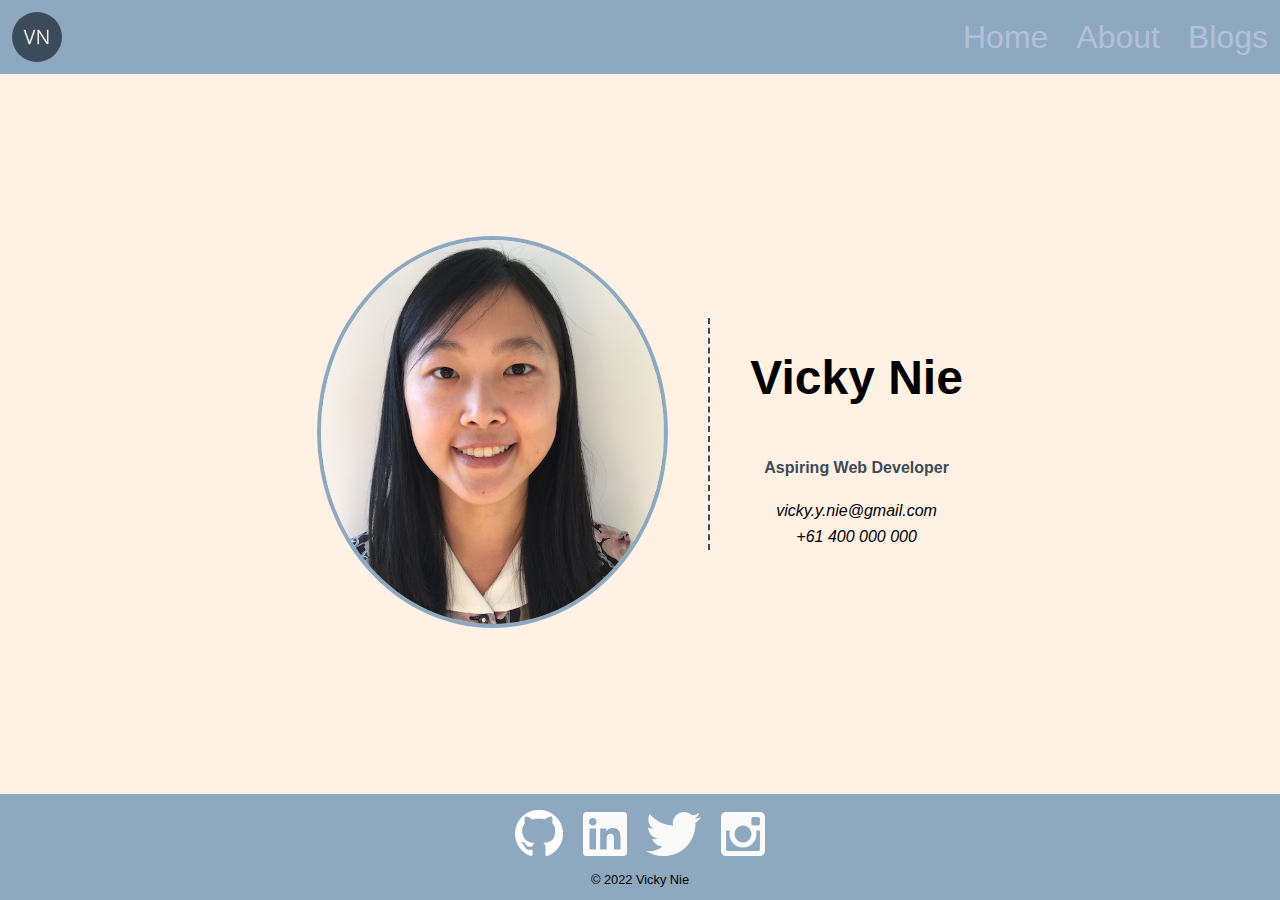
<file: src/index.html>
<!DOCTYPE html>
<html lang="en">
<head>
    <meta charset="UTF-8">
    <meta http-equiv="X-UA-Compatible" content="IE=edge">
    <meta name="viewport" content="width=device-width, initial-scale=1.0">
    <title>Vicky Nie</title>
    <link rel="stylesheet" href="style.css">
    <!-- Attempted JS for sandwich nav bar on small screens however didn't end up having enough time
        <link rel="stylesheet" href="https://cdnjs.cloudflare.com/ajax/libs/font-awesome/4.7.0/css/font-awesome.min.css"> -->
</head>
<body>
    <!-- Header including logo and nav bar -->
    <header>
        <img src="images/logo.png" alt="logo">
        <nav class="topnav" id="myTopnav">
            <a href="index.html">Home</a>
            <a href="about.html">About</a>
            <a href="blogs.html">Blogs</a>
            <!-- Attempted JS for sandwich nav bar on small screens however didn't end up having enough time
                <a href="javascript:void(0);" class="icon" onclick="myFunction()">
                <i class="fa fa-bars"></i>
                </a> -->
        </nav>  
    </header>
    
    <!-- Attempted JavaScript for nav bar -->
    <!-- <script>
        function myFunction() {
            var x = document.getElementById("myTopnav");
            if (x.className === "topnav") {
                x.className += "responsive";
        } else {
            x.className="topnav";
        }
    }
    </script> -->


    <!-- Main area -->
    <main>
        <div class="main-text" id="index-main-text">
            <h1>Vicky Nie</h1>
            <h4>Aspiring Web Developer</h4>
            <p>vicky.y.nie@gmail.com</p>
            <p>+61 400 000 000</p>
        </div>
        <div id="portrait-div">
            <img src="images/portrait.png" class="portrait" alt="portrait">
        </div>
    </main>

    <!-- Footer including social links -->
    <footer>
        <section>
            <a href="https://github.com/Vickyyn"><img id="github-pic" src="images/Github.png" alt="Github"></img></a>
            <a href="https://au.linkedin.com/"><img src="images/linkedin.svg" alt="LinkedIn"></img></a>
            <a href="https://twitter.com/"><img src="images/twitter.svg" alt="Twitter"></img></a>
            <a href="https://www.instagram.com/"><img src="images/instagram.svg" alt="Instagram"></img></a>
        </section>
        <p>&copy; 2022 Vicky Nie</p>
    </footer>
</body>
</html>
</file>
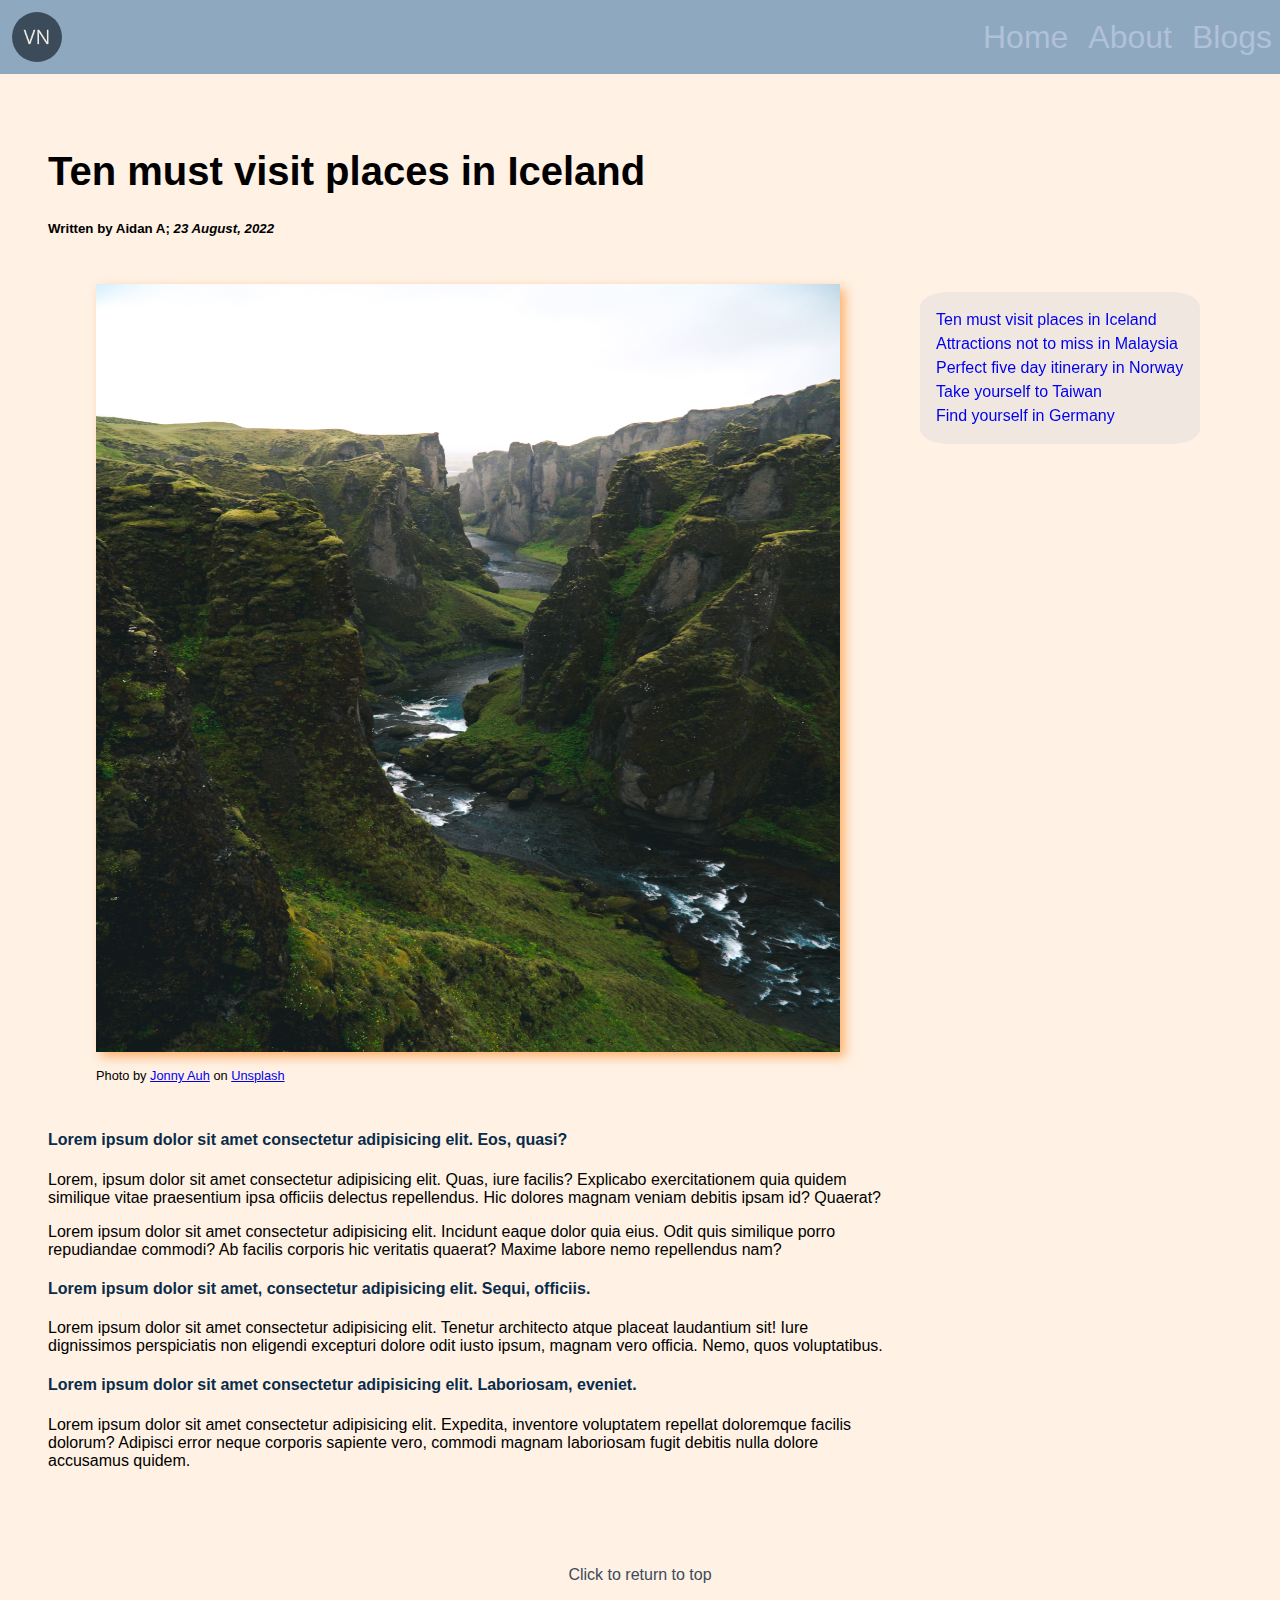
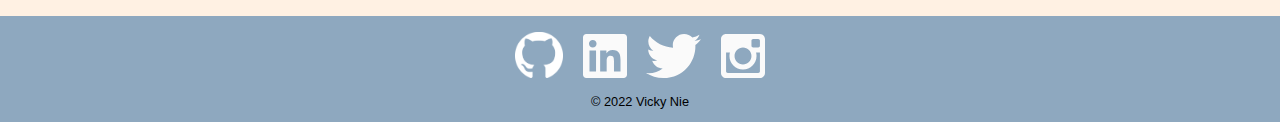
<file: blog1.html>
<!DOCTYPE html>
<html lang="en">
<head>
    <meta charset="UTF-8">
    <meta http-equiv="X-UA-Compatible" content="IE=edge">
    <meta name="viewport" content="width=device-width, initial-scale=1.0">
    <title>Vicky Nie</title>
    <link rel="stylesheet" href="blog1.css">
</head>
<body>
    <a id="top"></a>
    
    <!-- Header including logo and nav bar -->
    <header>
        <img src="docs/logo.png" alt="logo">
        <nav class="topnav" id="myTopnav">
            <a href="index.html">Home</a>
            <a href="about.html">About</a>
            <a href="blogs.html">Blogs</a>
            <!-- <a href="javascript:void(0);" class="icon" onclick="myFunction()">
                <i class="fa fa-bars"></i>
            </a> -->
        </nav>  
    </header>
    
    <!-- Main section -->
    <main>
        <section id="maintext">
            <h1>Ten must visit places in Iceland</h1>
            <h5>Written by Aidan A; <em>23 August, 2022</em></h5>
            <div id="mainimage">
                <img src="docs/iceland.jpg" class="blog-pics" alt="canyon">
                <p>Photo by <a href="https://unsplash.com/@jonnyauh?utm_source=unsplash&utm_medium=referral&utm_content=creditCopyText">Jonny Auh</a> on <a href="https://unsplash.com/s/photos/iceland?utm_source=unsplash&utm_medium=referral&utm_content=creditCopyText">Unsplash</a>
                </p>
            </div>
            <h4>Lorem ipsum dolor sit amet consectetur adipisicing elit. Eos, quasi?</h4>
            <p>Lorem, ipsum dolor sit amet consectetur adipisicing elit. Quas, iure facilis? Explicabo exercitationem quia quidem similique vitae praesentium ipsa officiis delectus repellendus. Hic dolores magnam veniam debitis ipsam id? Quaerat?</p>
            <p>Lorem ipsum dolor sit amet consectetur adipisicing elit. Incidunt eaque dolor quia eius. Odit quis similique porro repudiandae commodi? Ab facilis corporis hic veritatis quaerat? Maxime labore nemo repellendus nam?</p>
            <h4>Lorem ipsum dolor sit amet, consectetur adipisicing elit. Sequi, officiis.</h4>
            <p>Lorem ipsum dolor sit amet consectetur adipisicing elit. Tenetur architecto atque placeat laudantium sit! Iure dignissimos perspiciatis non eligendi excepturi dolore odit iusto ipsum, magnam vero officia. Nemo, quos voluptatibus.</p>
            <h4>Lorem ipsum dolor sit amet consectetur adipisicing elit. Laboriosam, eveniet.</h4>
            <p>Lorem ipsum dolor sit amet consectetur adipisicing elit. Expedita, inventore voluptatem repellat doloremque facilis dolorum? Adipisci error neque corporis sapiente vero, commodi magnam laboriosam fugit debitis nulla dolore accusamus quidem.</p>
        </section>
        <section id="sidebar">
            <ul id="blog-list">
                <li><a href="blog1.html">Ten must visit places in Iceland</a></li>
                <li><a href="blog2.html">Attractions not to miss in Malaysia</a></li>
                <li><a href="blog3.html">Perfect five day itinerary in Norway</a></li>
                <li><a href="blog4.html">Take yourself to Taiwan</a></li>
                <li><a href="blog5.html">Find yourself in Germany</a></li>
            </ul>
        </section>

    </main>

    <!-- Back to top of page -->
    <a href="#top" id="anchornav">Click to return to top</a>

    <!-- Footer including socials -->
    <footer>
        <section>
            <a href="https://github.com/Vickyyn"><img id="github-pic" src="docs/Github.png" alt="Github"></img></a>
            <a href="https://au.linkedin.com/"><img src="docs/linkedin.svg" alt="LinkedIn"></img></a>
            <a href="https://twitter.com/"><img src="docs/twitter.svg" alt="Twitter"></img></a>
            <a href="https://www.instagram.com/"><img src="docs/instagram.svg" alt="Instagram"></img></a>
        </section>
        <p>&copy; 2022 Vicky Nie</p>
    </footer>
</body>
</html>

<!-- 
Malaysia:
Photo by <a href="https://unsplash.com/@seakei?utm_source=unsplash&utm_medium=referral&utm_content=creditCopyText">CK Yeo</a> on <a href="https://unsplash.com/s/photos/malaysia?utm_source=unsplash&utm_medium=referral&utm_content=creditCopyText">Unsplash</a>

Iceland: 
Photo by <a href="https://unsplash.com/@jonnyauh?utm_source=unsplash&utm_medium=referral&utm_content=creditCopyText">Jonny Auh</a> on <a href="https://unsplash.com/s/photos/iceland?utm_source=unsplash&utm_medium=referral&utm_content=creditCopyText">Unsplash</a>
  
Norway:
Photo by <a href="https://unsplash.com/es/@johnygoerend?utm_source=unsplash&utm_medium=referral&utm_content=creditCopyText">Johny Goerend</a> on <a href="https://unsplash.com/s/photos/scandinavia?utm_source=unsplash&utm_medium=referral&utm_content=creditCopyText">Unsplash</a>

Taiwan:
Photo by <a href="https://unsplash.com/@thevernon?utm_source=unsplash&utm_medium=referral&utm_content=creditCopyText">Vernon Raineil Cenzon</a> on <a href="https://unsplash.com/s/photos/taiwan?utm_source=unsplash&utm_medium=referral&utm_content=creditCopyText">Unsplash</a>
  
Germany:
Photo by <a href="https://unsplash.com/@martye?utm_source=unsplash&utm_medium=referral&utm_content=creditCopyText">Eric Marty</a> on <a href="https://unsplash.com/s/photos/germany?utm_source=unsplash&utm_medium=referral&utm_content=creditCopyText">Unsplash</a>
   -->
</file>
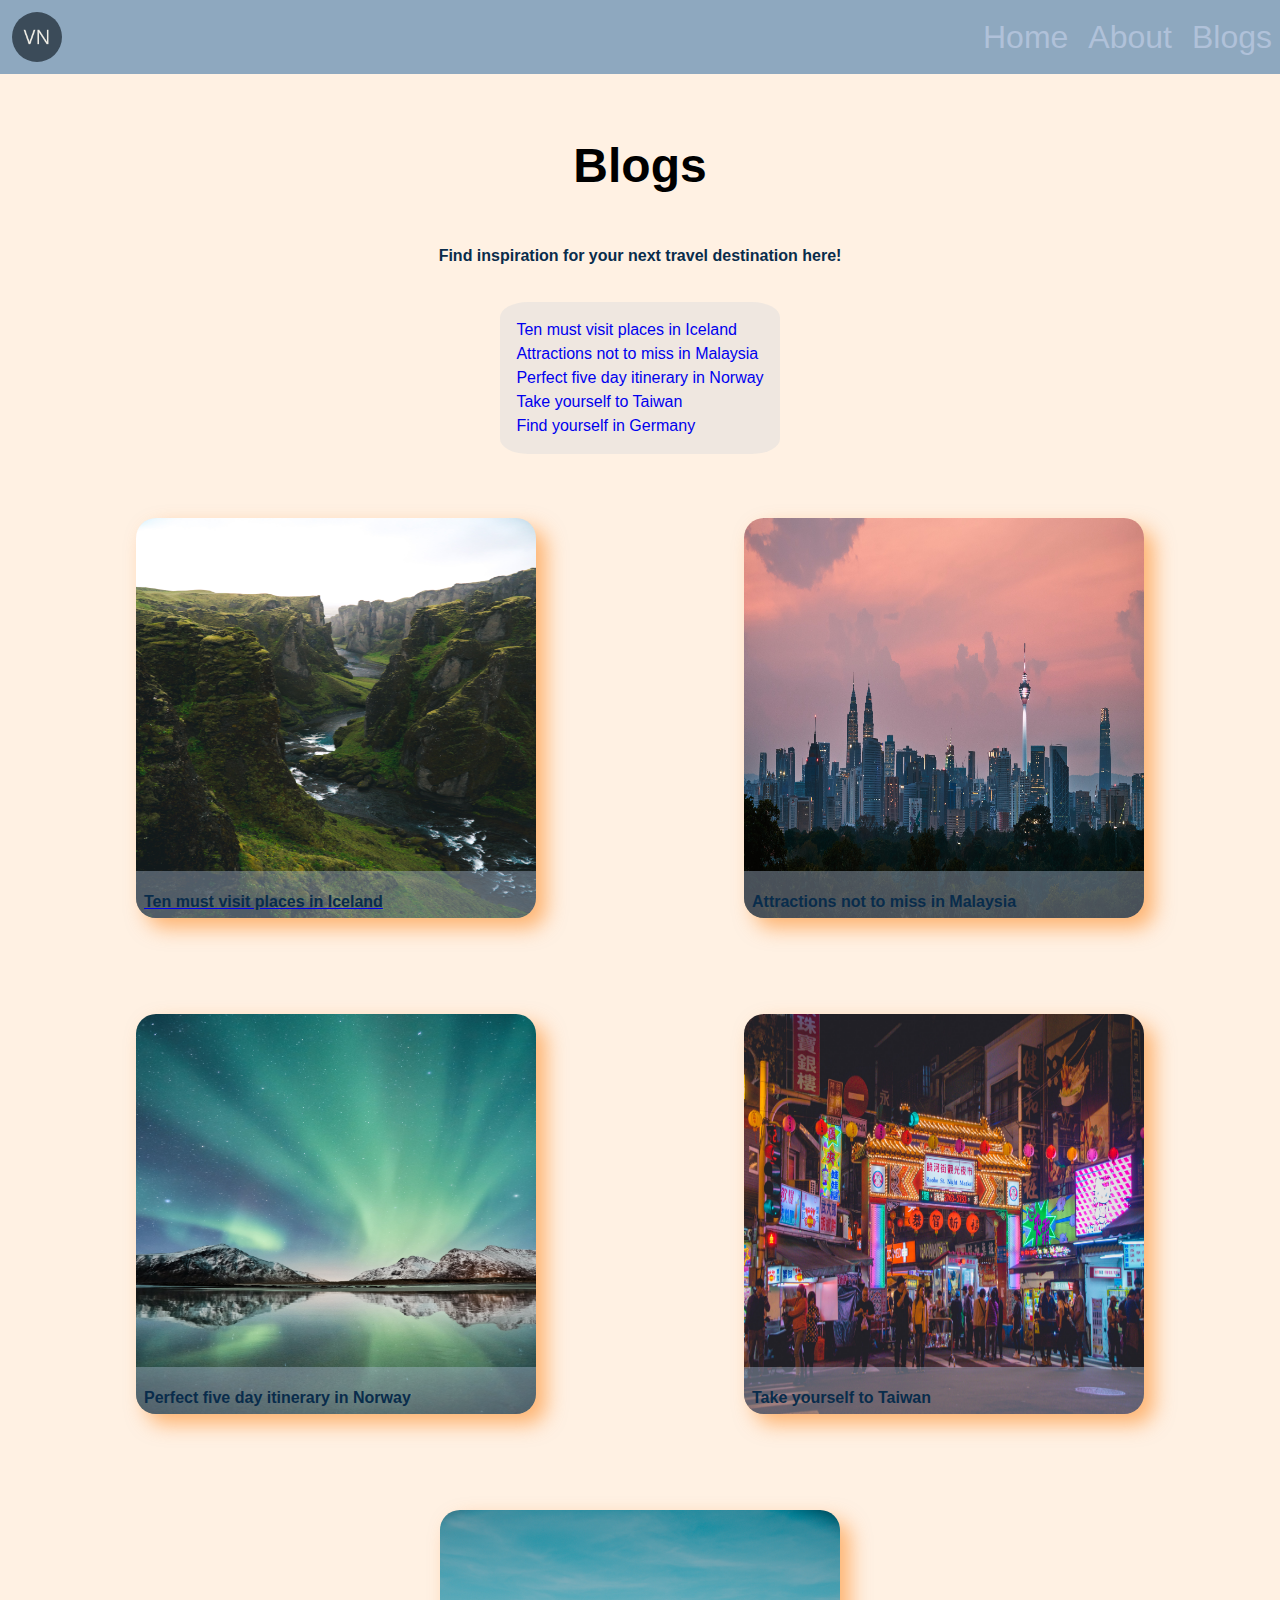
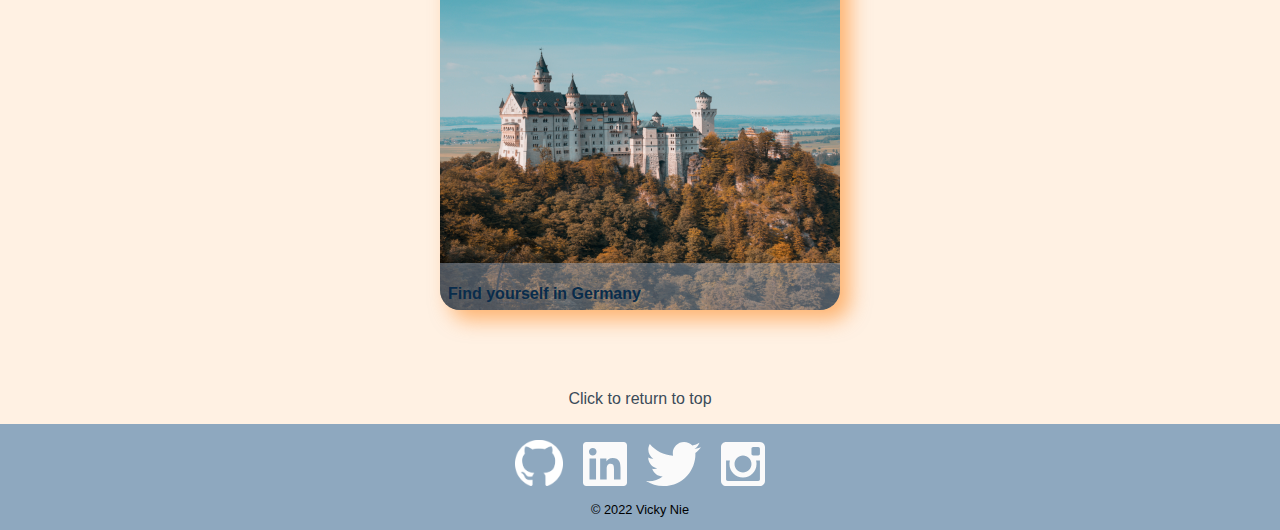
<file: blogs.html>
<!DOCTYPE html>
<html lang="en">
<head>
    <meta charset="UTF-8">
    <meta http-equiv="X-UA-Compatible" content="IE=edge">
    <meta name="viewport" content="width=device-width, initial-scale=1.0">
    <title>Vicky Nie</title>
    <link rel="stylesheet" href="blogs.css">
</head>
<body>
    <a id="top"></a>
    
    <!-- Header including logo and nav bar -->
    <header>
        <img src="docs/logo.png" alt="logo">
        <nav class="topnav" id="myTopnav">
            <a href="index.html">Home</a>
            <a href="about.html">About</a>
            <a href="blogs.html">Blogs</a>
            <!-- <a href="javascript:void(0);" class="icon" onclick="myFunction()">
                <i class="fa fa-bars"></i>
            </a> -->
        </nav>  
    </header>
    
    <!-- Main section -->
    <main>
        <h1>Blogs</h1>
        <h4>Find inspiration for your next travel destination here!</h4>
        <section>
            <ul id="blog-list">
                <li><a href="blog1.html">Ten must visit places in Iceland</a></li>
                <li><a href="blog2.html">Attractions not to miss in Malaysia</a></li>
                <li><a href="blog3.html">Perfect five day itinerary in Norway</a></li>
                <li><a href="blog4.html">Take yourself to Taiwan</a></li>
                <li><a href="blog5.html">Find yourself in Germany</a></li>
            </ul>
        </section>
        <section id="articles">
            <a href="blog1.html">
                <article class="bgimage">
                <img src="docs/iceland.jpg" class="blog-pics" alt="canyon">
                <div class="overlay">
                    <h4>Ten must visit places in Iceland</h4>
                    <p>23 August, 2022</p>
                </div>
                </article>
            </a>

            <article class="bgimage">
                <img src="docs/Malaysia.jpg" class="blog-pics" alt="skyline Kuala Lumpur">
                <div class="overlay">
                    <h4>Attractions not to miss in Malaysia</h4>
                    <p>16 August, 2022</p>
                </div>
            </article>
            <article class="bgimage">
                <img src="docs/Norway.jpg" class="blog-pics" alt="northern lights">
                <div class="overlay">
                    <h4>Perfect five day itinerary in Norway</h4>
                    <p>9 August, 2022</p>
                </div>
            </article>
            <article class="bgimage">
                <img src="docs/Taiwan.jpg" class="blog-pics" alt="night market">
                <div class="overlay">
                    <h4>Take yourself to Taiwan</h4>
                    <p>2 August, 2022</p>
                </div>
            </article>
            <article class="bgimage">
                <img src="docs/Germany.jpg" class="blog-pics" alt="Neuschwanstein Castle">
                <div class="overlay">
                    <h4>Find yourself in Germany</h4>
                    <p>26 July, 2022</p>
                </div>
            </article>
        </section>
    </main>

    <!-- Back to top of page -->
    <a href="#top" id="anchornav">Click to return to top</a>

    <!-- Footer including socials -->
    <footer>
        <section>
            <a href="https://github.com/Vickyyn"><img id="github-pic" src="docs/Github.png" alt="Github"></img></a>
            <a href="https://au.linkedin.com/"><img src="docs/linkedin.svg" alt="LinkedIn"></img></a>
            <a href="https://twitter.com/"><img src="docs/twitter.svg" alt="Twitter"></img></a>
            <a href="https://www.instagram.com/"><img src="docs/instagram.svg" alt="Instagram"></img></a>
        </section>
        <p>&copy; 2022 Vicky Nie</p>
    </footer>
</body>
</html>

<!-- 
Malaysia:
Photo by <a href="https://unsplash.com/@seakei?utm_source=unsplash&utm_medium=referral&utm_content=creditCopyText">CK Yeo</a> on <a href="https://unsplash.com/s/photos/malaysia?utm_source=unsplash&utm_medium=referral&utm_content=creditCopyText">Unsplash</a>

Iceland: 
Photo by <a href="https://unsplash.com/@jonnyauh?utm_source=unsplash&utm_medium=referral&utm_content=creditCopyText">Jonny Auh</a> on <a href="https://unsplash.com/s/photos/iceland?utm_source=unsplash&utm_medium=referral&utm_content=creditCopyText">Unsplash</a>
  
Norway:
Photo by <a href="https://unsplash.com/es/@johnygoerend?utm_source=unsplash&utm_medium=referral&utm_content=creditCopyText">Johny Goerend</a> on <a href="https://unsplash.com/s/photos/scandinavia?utm_source=unsplash&utm_medium=referral&utm_content=creditCopyText">Unsplash</a>

Taiwan:
Photo by <a href="https://unsplash.com/@thevernon?utm_source=unsplash&utm_medium=referral&utm_content=creditCopyText">Vernon Raineil Cenzon</a> on <a href="https://unsplash.com/s/photos/taiwan?utm_source=unsplash&utm_medium=referral&utm_content=creditCopyText">Unsplash</a>
  
Germany:
Photo by <a href="https://unsplash.com/@martye?utm_source=unsplash&utm_medium=referral&utm_content=creditCopyText">Eric Marty</a> on <a href="https://unsplash.com/s/photos/germany?utm_source=unsplash&utm_medium=referral&utm_content=creditCopyText">Unsplash</a>
   -->
</file>
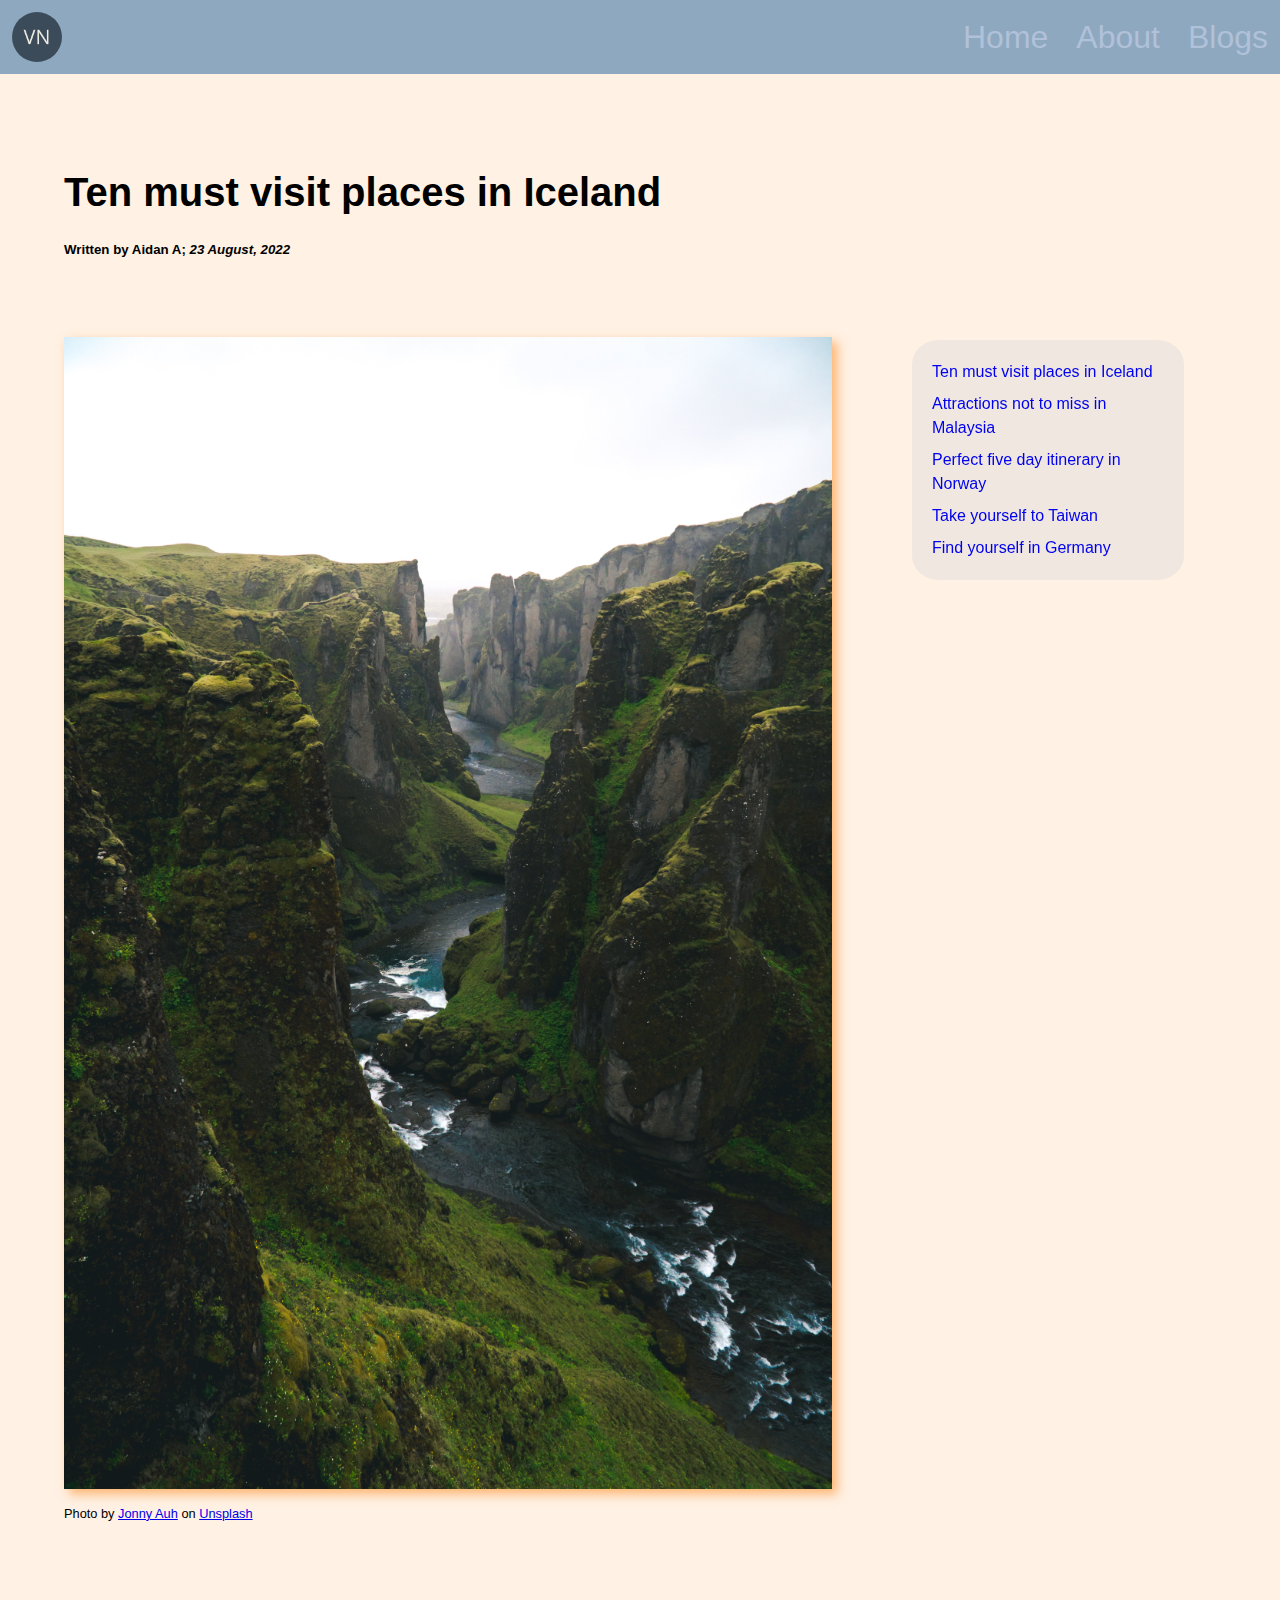
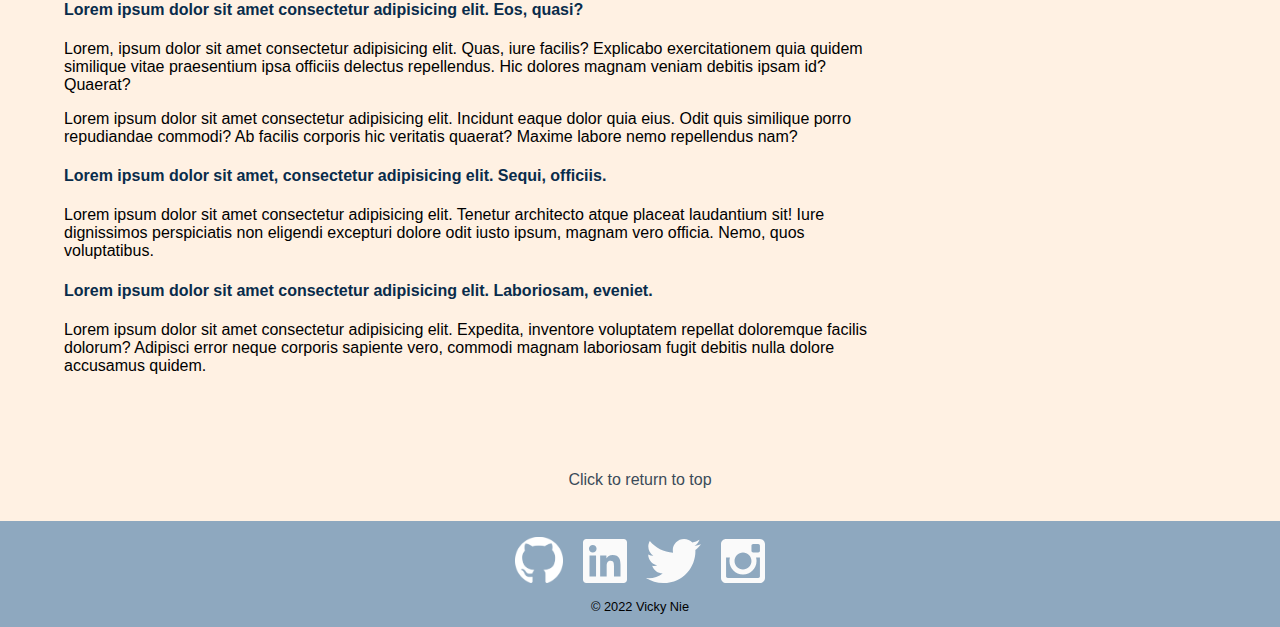
<file: src/blog1.html>
<!DOCTYPE html>
<html lang="en">
<head>
    <meta charset="UTF-8">
    <meta http-equiv="X-UA-Compatible" content="IE=edge">
    <meta name="viewport" content="width=device-width, initial-scale=1.0">
    <title>Vicky Nie</title>
    <link rel="stylesheet" href="blog1.css">
</head>
<body>
    <a id="top"></a>
    
    <!-- Header including logo and nav bar -->
    <header>
        <img src="images/logo.png" alt="logo">
        <nav class="topnav" id="myTopnav">
            <a href="index.html">Home</a>
            <a href="about.html">About</a>
            <a href="blogs.html">Blogs</a>
        </nav>  
    </header>
    
    <!-- Main section -->
    <main>
        <!-- Main image and text -->
        <section id="maintext">
            <h1>Ten must visit places in Iceland</h1>
            <h5>Written by Aidan A; <em>23 August, 2022</em></h5>
            <div id="mainimage">
                <img src="images/iceland.jpg" class="blog-pics" alt="canyon">
                <p>Photo by <a href="https://unsplash.com/@jonnyauh?utm_source=unsplash&utm_medium=referral&utm_content=creditCopyText">Jonny Auh</a> on <a href="https://unsplash.com/s/photos/iceland?utm_source=unsplash&utm_medium=referral&utm_content=creditCopyText">Unsplash</a>
                </p>
            </div>
            <h4>Lorem ipsum dolor sit amet consectetur adipisicing elit. Eos, quasi?</h4>
            <p>Lorem, ipsum dolor sit amet consectetur adipisicing elit. Quas, iure facilis? Explicabo exercitationem quia quidem similique vitae praesentium ipsa officiis delectus repellendus. Hic dolores magnam veniam debitis ipsam id? Quaerat?</p>
            <p>Lorem ipsum dolor sit amet consectetur adipisicing elit. Incidunt eaque dolor quia eius. Odit quis similique porro repudiandae commodi? Ab facilis corporis hic veritatis quaerat? Maxime labore nemo repellendus nam?</p>
            <h4>Lorem ipsum dolor sit amet, consectetur adipisicing elit. Sequi, officiis.</h4>
            <p>Lorem ipsum dolor sit amet consectetur adipisicing elit. Tenetur architecto atque placeat laudantium sit! Iure dignissimos perspiciatis non eligendi excepturi dolore odit iusto ipsum, magnam vero officia. Nemo, quos voluptatibus.</p>
            <h4>Lorem ipsum dolor sit amet consectetur adipisicing elit. Laboriosam, eveniet.</h4>
            <p>Lorem ipsum dolor sit amet consectetur adipisicing elit. Expedita, inventore voluptatem repellat doloremque facilis dolorum? Adipisci error neque corporis sapiente vero, commodi magnam laboriosam fugit debitis nulla dolore accusamus quidem.</p>
        </section>
        <!-- Sidebar -->
        <section id="sidebar">
            <ul id="blog-list">
                <li><a href="blog1.html">Ten must visit places in Iceland</a></li>
                <li><a href="blog2.html">Attractions not to miss in Malaysia</a></li>
                <li><a href="blog3.html">Perfect five day itinerary in Norway</a></li>
                <li><a href="blog4.html">Take yourself to Taiwan</a></li>
                <li><a href="blog5.html">Find yourself in Germany</a></li>
            </ul>
        </section>
    </main>

    <!-- Back to top of page -->
    <a href="#top" id="anchornav">Click to return to top</a>

    <!-- Footer including social links -->
    <footer>
        <section>
            <a href="https://github.com/Vickyyn"><img id="github-pic" src="images/Github.png" alt="Github"></img></a>
            <a href="https://au.linkedin.com/"><img src="images/linkedin.svg" alt="LinkedIn"></img></a>
            <a href="https://twitter.com/"><img src="images/twitter.svg" alt="Twitter"></img></a>
            <a href="https://www.instagram.com/"><img src="images/instagram.svg" alt="Instagram"></img></a>
        </section>
        <p>&copy; 2022 Vicky Nie</p>
    </footer>
</body>
</html>
</file>
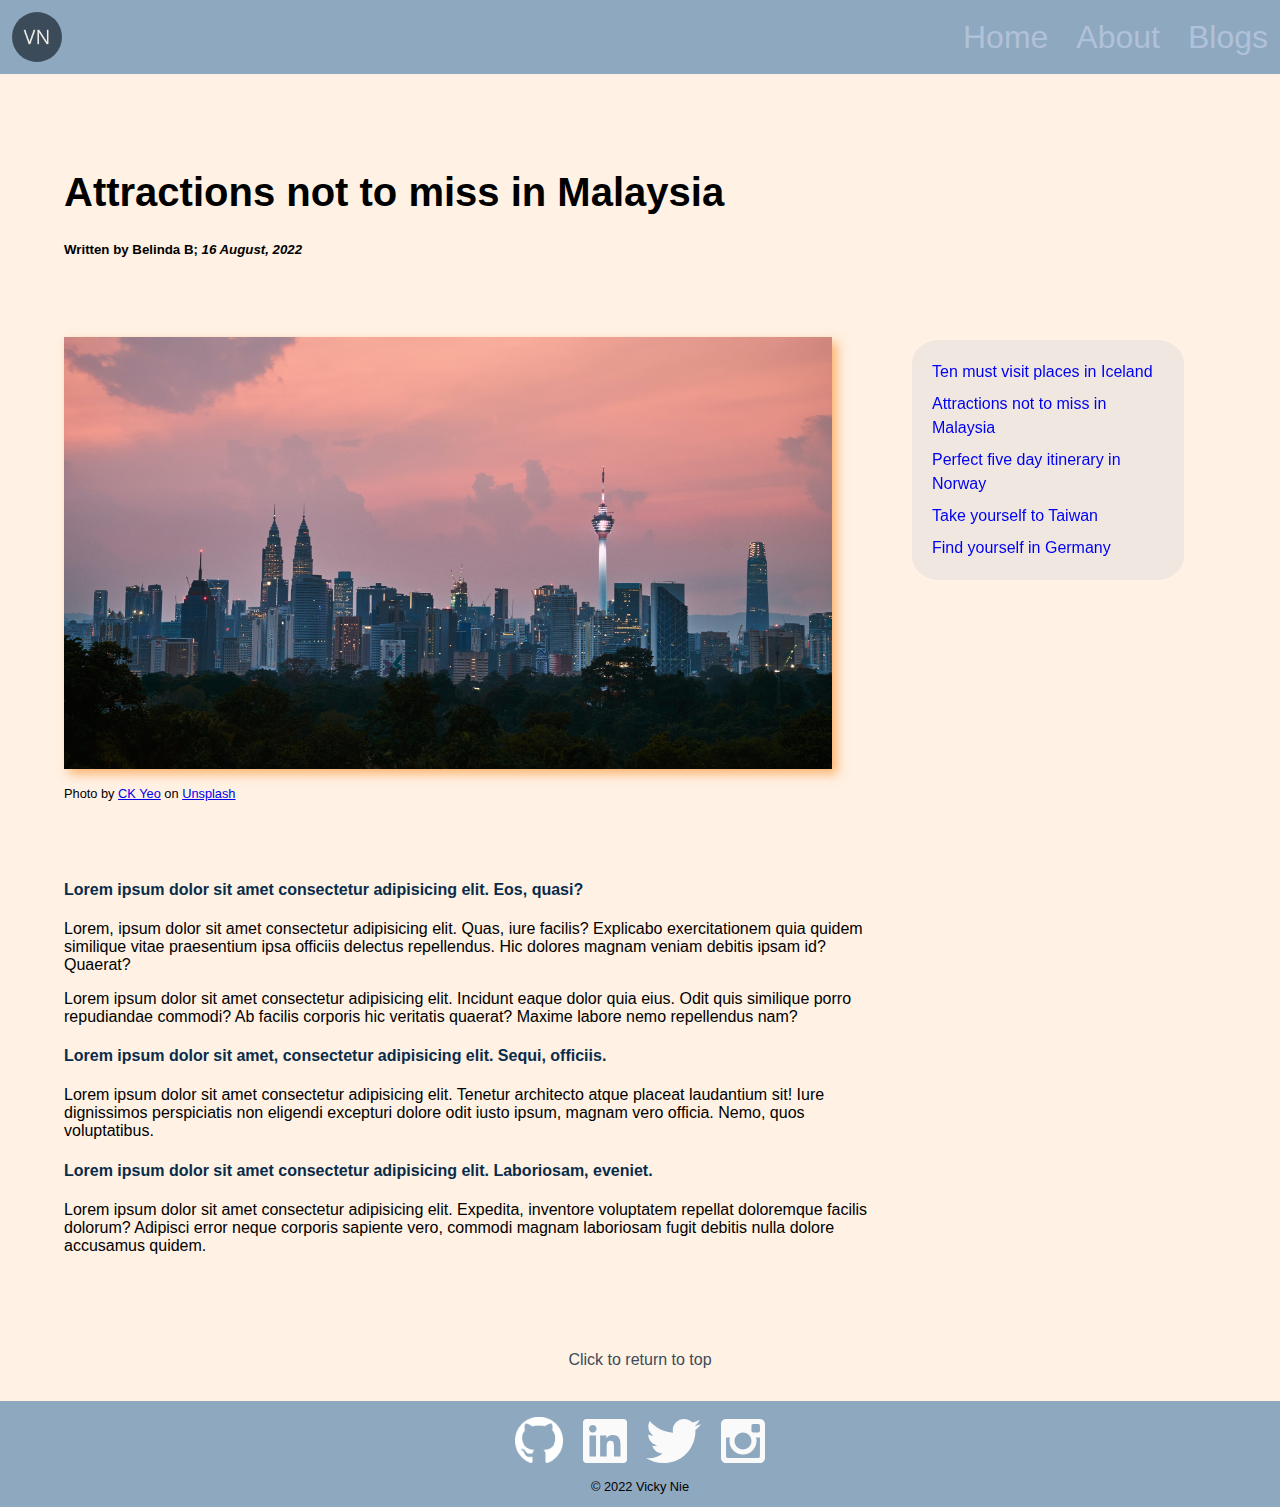
<file: src/blog2.html>
<!DOCTYPE html>
<html lang="en">
<head>
    <meta charset="UTF-8">
    <meta http-equiv="X-UA-Compatible" content="IE=edge">
    <meta name="viewport" content="width=device-width, initial-scale=1.0">
    <title>Vicky Nie</title>
    <link rel="stylesheet" href="blog1.css">
</head>
<body>
    <a id="top"></a>
    
    <!-- Header including logo and nav bar -->
    <header>
        <img src="images/logo.png" alt="logo">
        <nav class="topnav" id="myTopnav">
            <a href="index.html">Home</a>
            <a href="about.html">About</a>
            <a href="blogs.html">Blogs</a>
        </nav>  
    </header>
    
    <!-- Main section -->
    <main>
        <!-- Main image and text -->
        <section id="maintext">
            <h1>Attractions not to miss in Malaysia</h1>
            <h5>Written by Belinda B; <em>16 August, 2022</em></h5>
            <div id="mainimage">
                <img src="images/Malaysia.jpg" class="blog-pics" alt="skyline Kuala Lumpur">
                <p>Photo by <a href="https://unsplash.com/@seakei?utm_source=unsplash&utm_medium=referral&utm_content=creditCopyText">CK Yeo</a> on <a href="https://unsplash.com/s/photos/malaysia?utm_source=unsplash&utm_medium=referral&utm_content=creditCopyText">Unsplash</a>
                </p>
            </div>
            <h4>Lorem ipsum dolor sit amet consectetur adipisicing elit. Eos, quasi?</h4>
            <p>Lorem, ipsum dolor sit amet consectetur adipisicing elit. Quas, iure facilis? Explicabo exercitationem quia quidem similique vitae praesentium ipsa officiis delectus repellendus. Hic dolores magnam veniam debitis ipsam id? Quaerat?</p>
            <p>Lorem ipsum dolor sit amet consectetur adipisicing elit. Incidunt eaque dolor quia eius. Odit quis similique porro repudiandae commodi? Ab facilis corporis hic veritatis quaerat? Maxime labore nemo repellendus nam?</p>
            <h4>Lorem ipsum dolor sit amet, consectetur adipisicing elit. Sequi, officiis.</h4>
            <p>Lorem ipsum dolor sit amet consectetur adipisicing elit. Tenetur architecto atque placeat laudantium sit! Iure dignissimos perspiciatis non eligendi excepturi dolore odit iusto ipsum, magnam vero officia. Nemo, quos voluptatibus.</p>
            <h4>Lorem ipsum dolor sit amet consectetur adipisicing elit. Laboriosam, eveniet.</h4>
            <p>Lorem ipsum dolor sit amet consectetur adipisicing elit. Expedita, inventore voluptatem repellat doloremque facilis dolorum? Adipisci error neque corporis sapiente vero, commodi magnam laboriosam fugit debitis nulla dolore accusamus quidem.</p>
        </section>
        <!-- Sidebar -->
        <section id="sidebar">
            <ul id="blog-list">
                <li><a href="blog1.html">Ten must visit places in Iceland</a></li>
                <li><a href="blog2.html">Attractions not to miss in Malaysia</a></li>
                <li><a href="blog3.html">Perfect five day itinerary in Norway</a></li>
                <li><a href="blog4.html">Take yourself to Taiwan</a></li>
                <li><a href="blog5.html">Find yourself in Germany</a></li>
            </ul>
        </section>
    </main>

    <!-- Back to top of page -->
    <a href="#top" id="anchornav">Click to return to top</a>

    <!-- Footer including social links -->
    <footer>
        <section>
            <a href="https://github.com/Vickyyn"><img id="github-pic" src="images/Github.png" alt="Github"></img></a>
            <a href="https://au.linkedin.com/"><img src="images/linkedin.svg" alt="LinkedIn"></img></a>
            <a href="https://twitter.com/"><img src="images/twitter.svg" alt="Twitter"></img></a>
            <a href="https://www.instagram.com/"><img src="images/instagram.svg" alt="Instagram"></img></a>
        </section>
        <p>&copy; 2022 Vicky Nie</p>
    </footer>
</body>
</html>
</file>
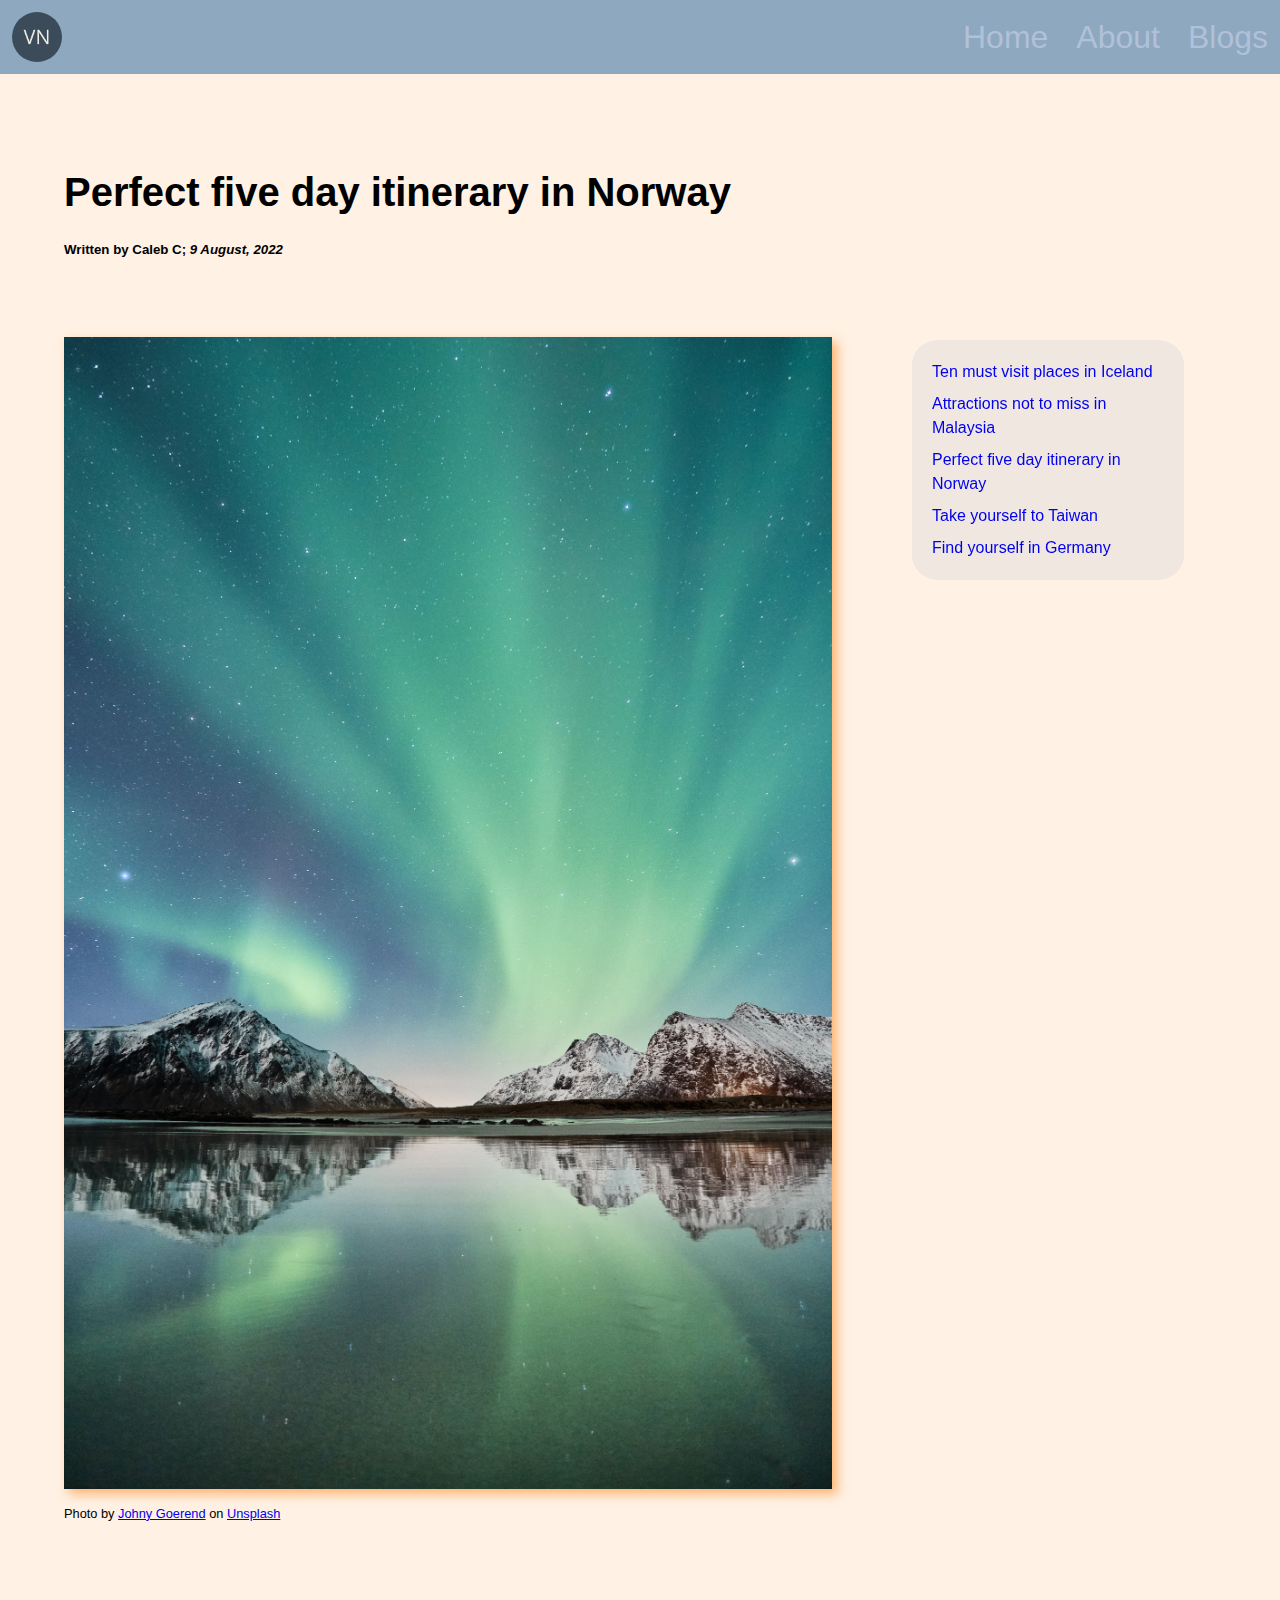
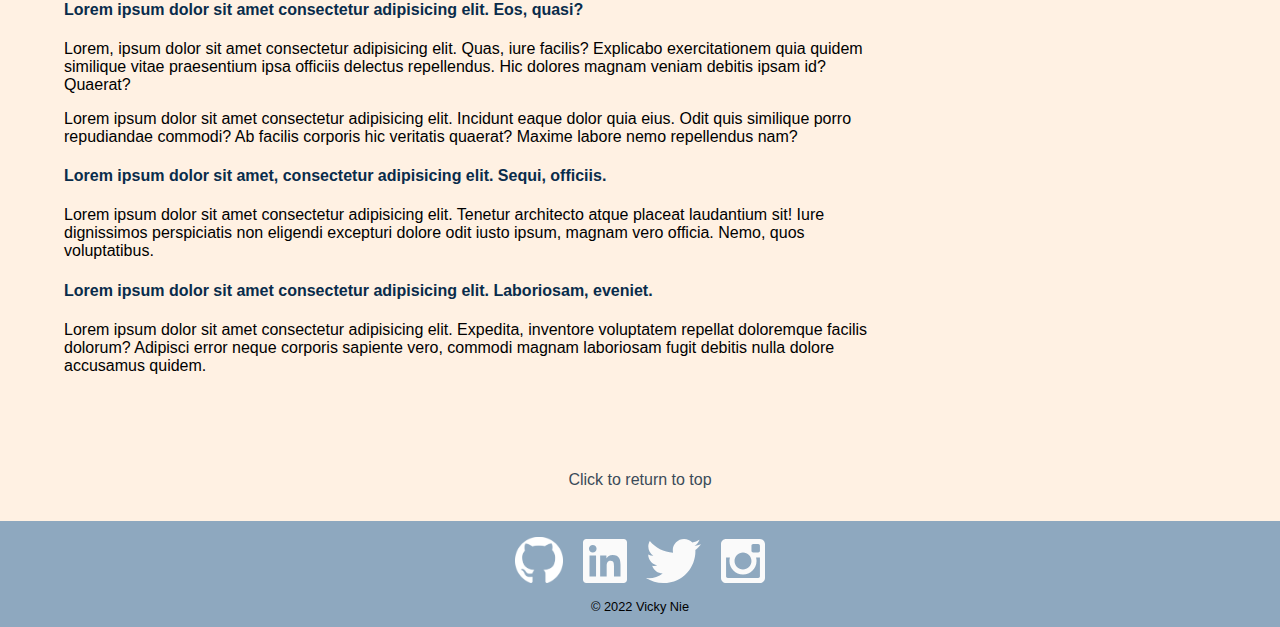
<file: src/blog3.html>
<!DOCTYPE html>
<html lang="en">
<head>
    <meta charset="UTF-8">
    <meta http-equiv="X-UA-Compatible" content="IE=edge">
    <meta name="viewport" content="width=device-width, initial-scale=1.0">
    <title>Vicky Nie</title>
    <link rel="stylesheet" href="blog1.css">
</head>
<body>
    <a id="top"></a>
    
    <!-- Header including logo and nav bar -->
    <header>
        <img src="images/logo.png" alt="logo">
        <nav class="topnav" id="myTopnav">
            <a href="index.html">Home</a>
            <a href="about.html">About</a>
            <a href="blogs.html">Blogs</a>
        </nav>  
    </header>
    
    <!-- Main section -->
    <main>
        <!-- Main image and text -->
        <section id="maintext">
            <h1>Perfect five day itinerary in Norway</h1>
            <h5>Written by Caleb C; <em>9 August, 2022</em></h5>
            <div id="mainimage">
                <img src="images/Norway.jpg" class="blog-pics" alt="northern lights">
                <p>Photo by <a href="https://unsplash.com/es/@johnygoerend?utm_source=unsplash&utm_medium=referral&utm_content=creditCopyText">Johny Goerend</a> on <a href="https://unsplash.com/s/photos/scandinavia?utm_source=unsplash&utm_medium=referral&utm_content=creditCopyText">Unsplash</a>
                </p>
            </div>
            <h4>Lorem ipsum dolor sit amet consectetur adipisicing elit. Eos, quasi?</h4>
            <p>Lorem, ipsum dolor sit amet consectetur adipisicing elit. Quas, iure facilis? Explicabo exercitationem quia quidem similique vitae praesentium ipsa officiis delectus repellendus. Hic dolores magnam veniam debitis ipsam id? Quaerat?</p>
            <p>Lorem ipsum dolor sit amet consectetur adipisicing elit. Incidunt eaque dolor quia eius. Odit quis similique porro repudiandae commodi? Ab facilis corporis hic veritatis quaerat? Maxime labore nemo repellendus nam?</p>
            <h4>Lorem ipsum dolor sit amet, consectetur adipisicing elit. Sequi, officiis.</h4>
            <p>Lorem ipsum dolor sit amet consectetur adipisicing elit. Tenetur architecto atque placeat laudantium sit! Iure dignissimos perspiciatis non eligendi excepturi dolore odit iusto ipsum, magnam vero officia. Nemo, quos voluptatibus.</p>
            <h4>Lorem ipsum dolor sit amet consectetur adipisicing elit. Laboriosam, eveniet.</h4>
            <p>Lorem ipsum dolor sit amet consectetur adipisicing elit. Expedita, inventore voluptatem repellat doloremque facilis dolorum? Adipisci error neque corporis sapiente vero, commodi magnam laboriosam fugit debitis nulla dolore accusamus quidem.</p>
        </section>
        <!-- Sidebar -->
        <section id="sidebar">
            <ul id="blog-list">
                <li><a href="blog1.html">Ten must visit places in Iceland</a></li>
                <li><a href="blog2.html">Attractions not to miss in Malaysia</a></li>
                <li><a href="blog3.html">Perfect five day itinerary in Norway</a></li>
                <li><a href="blog4.html">Take yourself to Taiwan</a></li>
                <li><a href="blog5.html">Find yourself in Germany</a></li>
            </ul>
        </section>
    </main>

    <!-- Back to top of page -->
    <a href="#top" id="anchornav">Click to return to top</a>

    <!-- Footer including social links -->
    <footer>
        <section>
            <a href="https://github.com/Vickyyn"><img id="github-pic" src="images/Github.png" alt="Github"></img></a>
            <a href="https://au.linkedin.com/"><img src="images/linkedin.svg" alt="LinkedIn"></img></a>
            <a href="https://twitter.com/"><img src="images/twitter.svg" alt="Twitter"></img></a>
            <a href="https://www.instagram.com/"><img src="images/instagram.svg" alt="Instagram"></img></a>
        </section>
        <p>&copy; 2022 Vicky Nie</p>
    </footer>
</body>
</html>
</file>
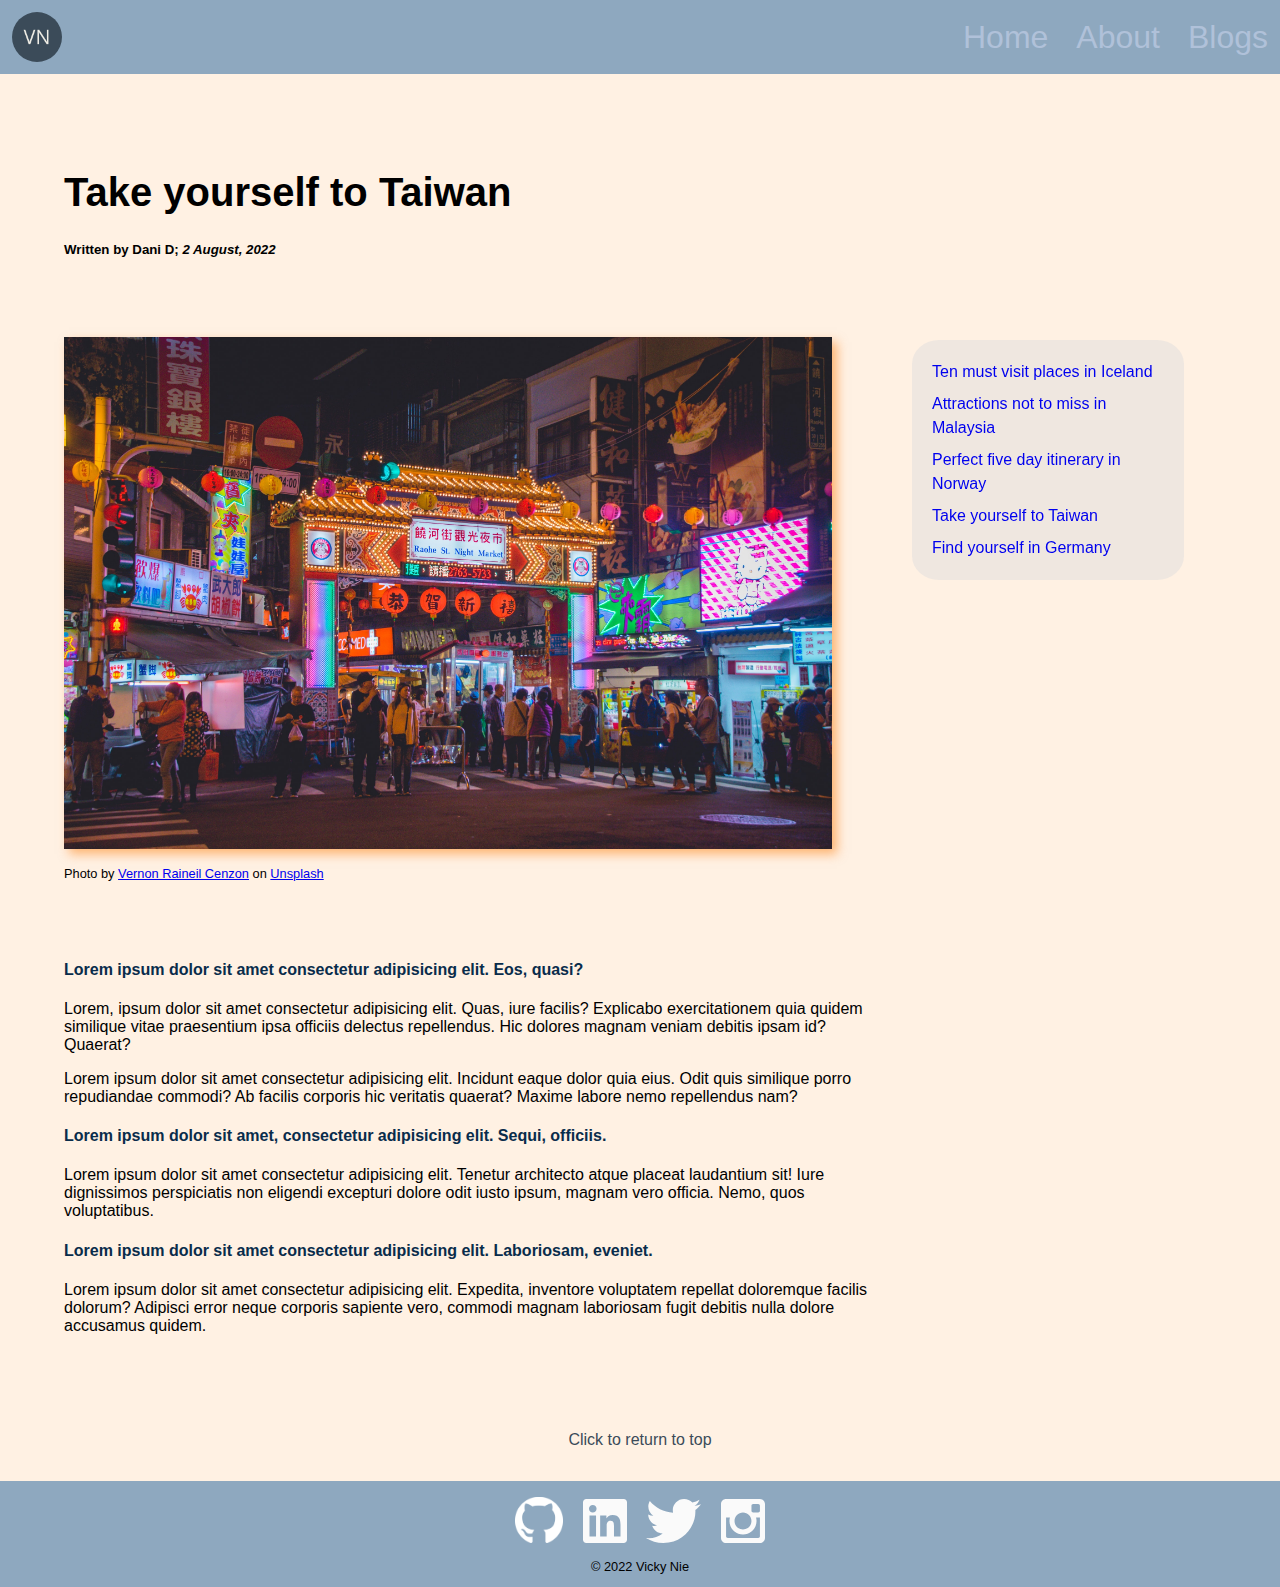
<file: src/blog4.html>
<!DOCTYPE html>
<html lang="en">
<head>
    <meta charset="UTF-8">
    <meta http-equiv="X-UA-Compatible" content="IE=edge">
    <meta name="viewport" content="width=device-width, initial-scale=1.0">
    <title>Vicky Nie</title>
    <link rel="stylesheet" href="blog1.css">
</head>
<body>
    <a id="top"></a>
    
    <!-- Header including logo and nav bar -->
    <header>
        <img src="images/logo.png" alt="logo">
        <nav class="topnav" id="myTopnav">
            <a href="index.html">Home</a>
            <a href="about.html">About</a>
            <a href="blogs.html">Blogs</a>
        </nav>  
    </header>
    
    <!-- Main section -->
    <main>
        <!-- Main image and text -->
        <section id="maintext">
            <h1>Take yourself to Taiwan</h1>
            <h5>Written by Dani D; <em>2 August, 2022</em></h5>
            <div id="mainimage">
                <img src="images/Taiwan.jpg" class="blog-pics" alt="night market">
                <p>Photo by <a href="https://unsplash.com/@thevernon?utm_source=unsplash&utm_medium=referral&utm_content=creditCopyText">Vernon Raineil Cenzon</a> on <a href="https://unsplash.com/s/photos/taiwan?utm_source=unsplash&utm_medium=referral&utm_content=creditCopyText">Unsplash</a>
                </p>
            </div>
            <h4>Lorem ipsum dolor sit amet consectetur adipisicing elit. Eos, quasi?</h4>
            <p>Lorem, ipsum dolor sit amet consectetur adipisicing elit. Quas, iure facilis? Explicabo exercitationem quia quidem similique vitae praesentium ipsa officiis delectus repellendus. Hic dolores magnam veniam debitis ipsam id? Quaerat?</p>
            <p>Lorem ipsum dolor sit amet consectetur adipisicing elit. Incidunt eaque dolor quia eius. Odit quis similique porro repudiandae commodi? Ab facilis corporis hic veritatis quaerat? Maxime labore nemo repellendus nam?</p>
            <h4>Lorem ipsum dolor sit amet, consectetur adipisicing elit. Sequi, officiis.</h4>
            <p>Lorem ipsum dolor sit amet consectetur adipisicing elit. Tenetur architecto atque placeat laudantium sit! Iure dignissimos perspiciatis non eligendi excepturi dolore odit iusto ipsum, magnam vero officia. Nemo, quos voluptatibus.</p>
            <h4>Lorem ipsum dolor sit amet consectetur adipisicing elit. Laboriosam, eveniet.</h4>
            <p>Lorem ipsum dolor sit amet consectetur adipisicing elit. Expedita, inventore voluptatem repellat doloremque facilis dolorum? Adipisci error neque corporis sapiente vero, commodi magnam laboriosam fugit debitis nulla dolore accusamus quidem.</p>
        </section>
        <!-- Sidebar -->
        <section id="sidebar">
            <ul id="blog-list">
                <li><a href="blog1.html">Ten must visit places in Iceland</a></li>
                <li><a href="blog2.html">Attractions not to miss in Malaysia</a></li>
                <li><a href="blog3.html">Perfect five day itinerary in Norway</a></li>
                <li><a href="blog4.html">Take yourself to Taiwan</a></li>
                <li><a href="blog5.html">Find yourself in Germany</a></li>
            </ul>
        </section>
    </main>

    <!-- Back to top of page -->
    <a href="#top" id="anchornav">Click to return to top</a>

    <!-- Footer including social links -->
    <footer>
        <section>
            <a href="https://github.com/Vickyyn"><img id="github-pic" src="images/Github.png" alt="Github"></img></a>
            <a href="https://au.linkedin.com/"><img src="images/linkedin.svg" alt="LinkedIn"></img></a>
            <a href="https://twitter.com/"><img src="images/twitter.svg" alt="Twitter"></img></a>
            <a href="https://www.instagram.com/"><img src="images/instagram.svg" alt="Instagram"></img></a>
        </section>
        <p>&copy; 2022 Vicky Nie</p>
    </footer>
</body>
</html>
</file>
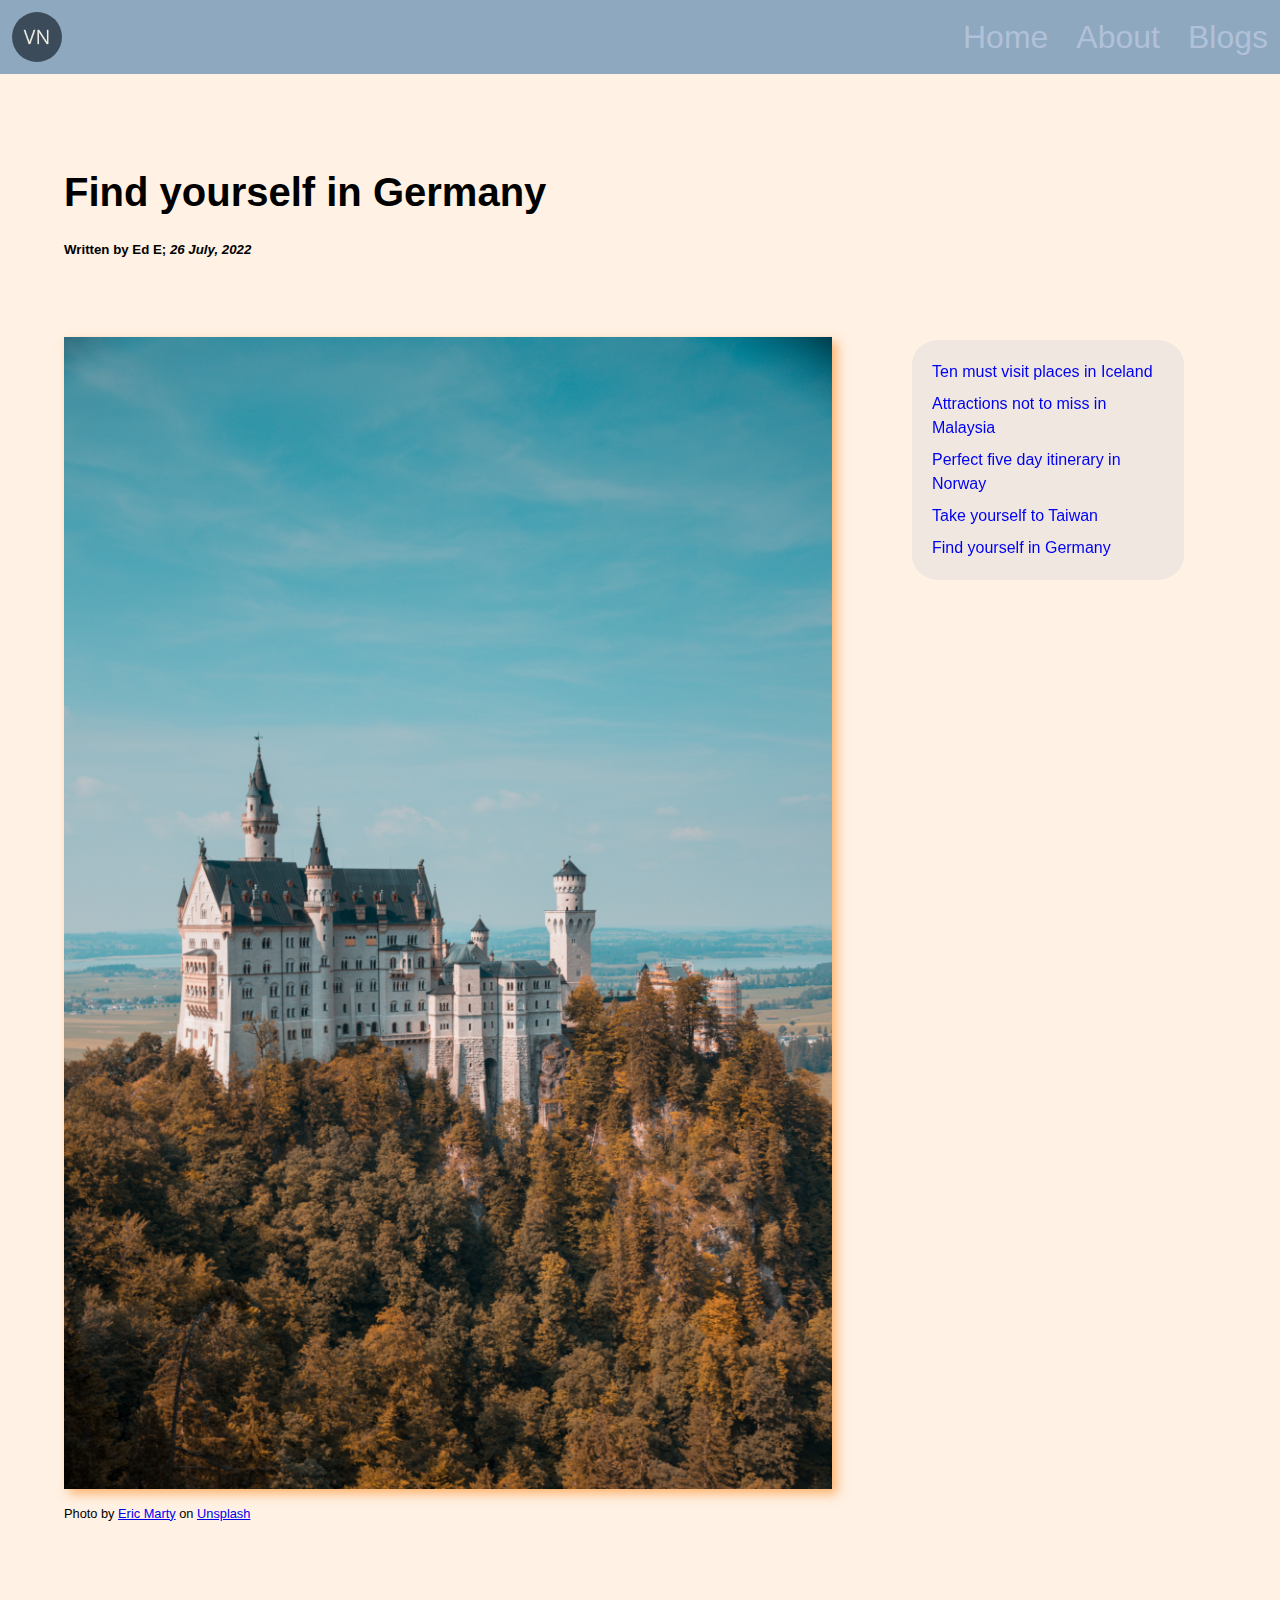
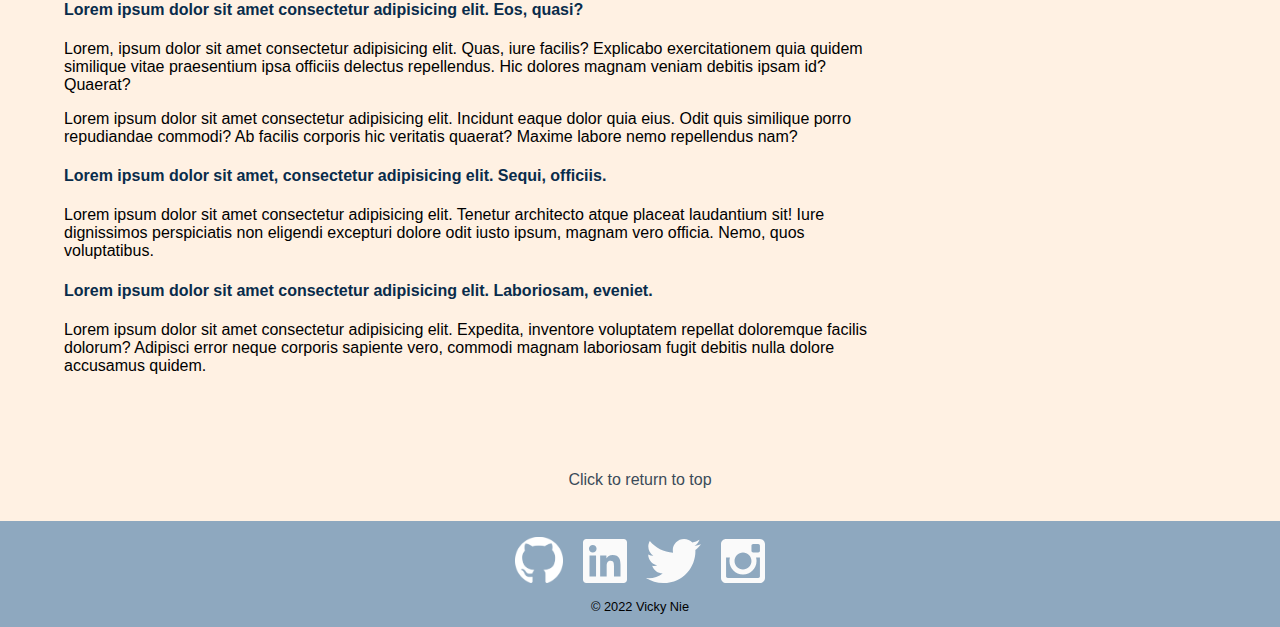
<file: src/blog5.html>
<!DOCTYPE html>
<html lang="en">
<head>
    <meta charset="UTF-8">
    <meta http-equiv="X-UA-Compatible" content="IE=edge">
    <meta name="viewport" content="width=device-width, initial-scale=1.0">
    <title>Vicky Nie</title>
    <link rel="stylesheet" href="blog1.css">
</head>
<body>
    <a id="top"></a>
    
    <!-- Header including logo and nav bar -->
    <header>
        <img src="images/logo.png" alt="logo">
        <nav class="topnav" id="myTopnav">
            <a href="index.html">Home</a>
            <a href="about.html">About</a>
            <a href="blogs.html">Blogs</a>
        </nav>  
    </header>
    
    <!-- Main section -->
    <main>
        <!-- Main image and text -->
        <section id="maintext">
            <h1>Find yourself in Germany</h1>
            <h5>Written by Ed E; <em>26 July, 2022</em></h5>
            <div id="mainimage">
                <img src="images/Germany.jpg" class="blog-pics" alt="Neuschwanstein Castle">
                <p>Photo by <a href="https://unsplash.com/@martye?utm_source=unsplash&utm_medium=referral&utm_content=creditCopyText">Eric Marty</a> on <a href="https://unsplash.com/s/photos/germany?utm_source=unsplash&utm_medium=referral&utm_content=creditCopyText">Unsplash</a>
                </p>
            </div>
            <h4>Lorem ipsum dolor sit amet consectetur adipisicing elit. Eos, quasi?</h4>
            <p>Lorem, ipsum dolor sit amet consectetur adipisicing elit. Quas, iure facilis? Explicabo exercitationem quia quidem similique vitae praesentium ipsa officiis delectus repellendus. Hic dolores magnam veniam debitis ipsam id? Quaerat?</p>
            <p>Lorem ipsum dolor sit amet consectetur adipisicing elit. Incidunt eaque dolor quia eius. Odit quis similique porro repudiandae commodi? Ab facilis corporis hic veritatis quaerat? Maxime labore nemo repellendus nam?</p>
            <h4>Lorem ipsum dolor sit amet, consectetur adipisicing elit. Sequi, officiis.</h4>
            <p>Lorem ipsum dolor sit amet consectetur adipisicing elit. Tenetur architecto atque placeat laudantium sit! Iure dignissimos perspiciatis non eligendi excepturi dolore odit iusto ipsum, magnam vero officia. Nemo, quos voluptatibus.</p>
            <h4>Lorem ipsum dolor sit amet consectetur adipisicing elit. Laboriosam, eveniet.</h4>
            <p>Lorem ipsum dolor sit amet consectetur adipisicing elit. Expedita, inventore voluptatem repellat doloremque facilis dolorum? Adipisci error neque corporis sapiente vero, commodi magnam laboriosam fugit debitis nulla dolore accusamus quidem.</p>
        </section>
        <!-- Sidebar -->
        <section id="sidebar">
            <ul id="blog-list">
                <li><a href="blog1.html">Ten must visit places in Iceland</a></li>
                <li><a href="blog2.html">Attractions not to miss in Malaysia</a></li>
                <li><a href="blog3.html">Perfect five day itinerary in Norway</a></li>
                <li><a href="blog4.html">Take yourself to Taiwan</a></li>
                <li><a href="blog5.html">Find yourself in Germany</a></li>
            </ul>
        </section>
    </main>

    <!-- Back to top of page -->
    <a href="#top" id="anchornav">Click to return to top</a>

    <!-- Footer including social links -->
    <footer>
        <section>
            <a href="https://github.com/Vickyyn"><img id="github-pic" src="images/Github.png" alt="Github"></img></a>
            <a href="https://au.linkedin.com/"><img src="images/linkedin.svg" alt="LinkedIn"></img></a>
            <a href="https://twitter.com/"><img src="images/twitter.svg" alt="Twitter"></img></a>
            <a href="https://www.instagram.com/"><img src="images/instagram.svg" alt="Instagram"></img></a>
        </section>
        <p>&copy; 2022 Vicky Nie</p>
    </footer>
</body>
</html>
</file>
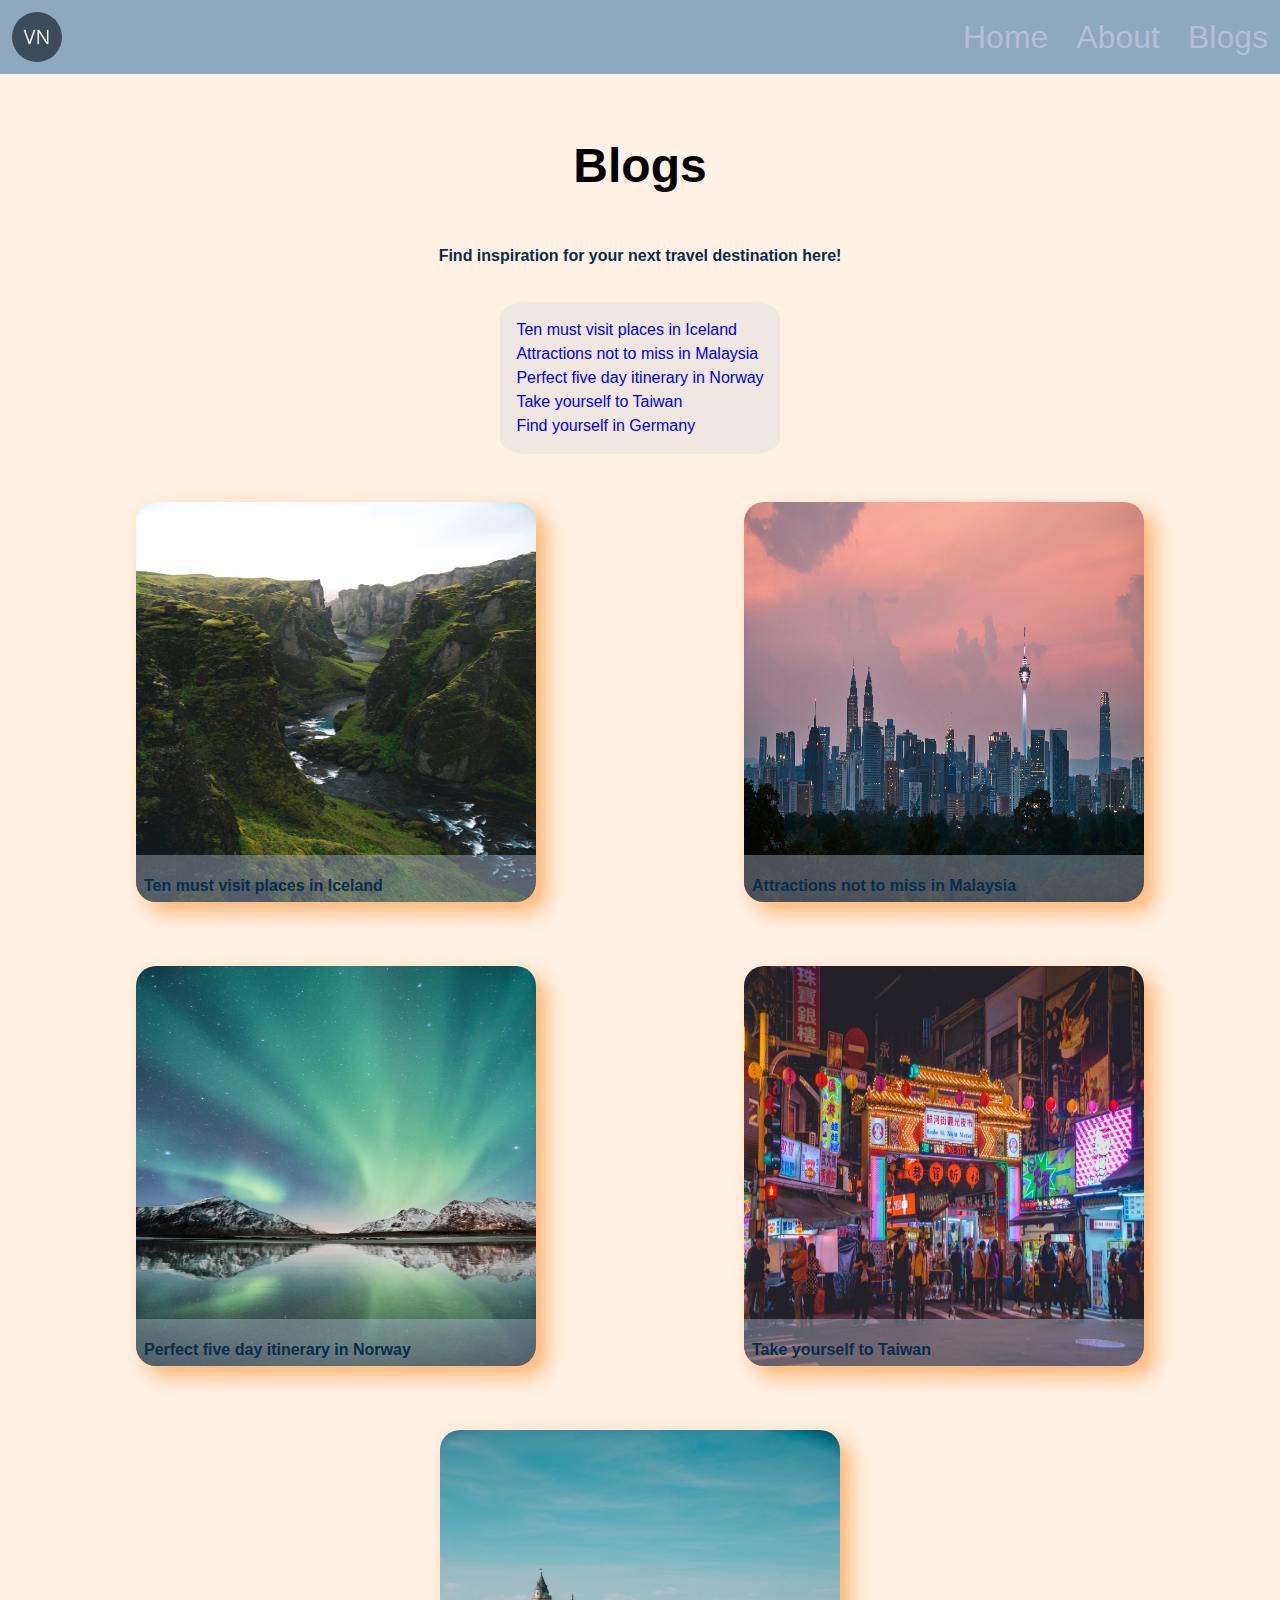
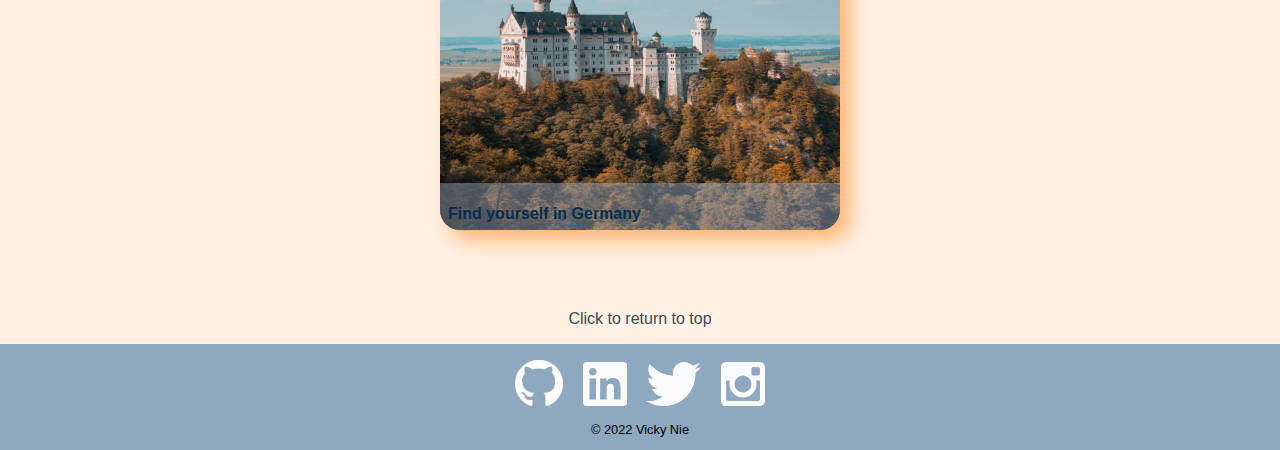
<file: src/blogs.html>
<!DOCTYPE html>
<html lang="en">
<head>
    <meta charset="UTF-8">
    <meta http-equiv="X-UA-Compatible" content="IE=edge">
    <meta name="viewport" content="width=device-width, initial-scale=1.0">
    <title>Vicky Nie</title>
    <link rel="stylesheet" href="blogs.css">
</head>
<body>  
    <!-- Header including logo and nav bar, and id for return to top -->
    <header id="top">
        <img src="images/logo.png" alt="logo">
        <nav class="topnav" id="myTopnav">
            <a href="index.html">Home</a>
            <a href="about.html">About</a>
            <a href="blogs.html">Blogs</a>
        </nav>  
    </header>
    
    <!-- Main section -->
    <main>
        <h1>Blogs</h1>
        <h4>Find inspiration for your next travel destination here!</h4>
        <!-- List of blogs -->
        <section>
            <ul id="blog-list">
                <li><a href="blog1.html">Ten must visit places in Iceland</a></li>
                <li><a href="blog2.html">Attractions not to miss in Malaysia</a></li>
                <li><a href="blog3.html">Perfect five day itinerary in Norway</a></li>
                <li><a href="blog4.html">Take yourself to Taiwan</a></li>
                <li><a href="blog5.html">Find yourself in Germany</a></li>
            </ul>
        </section>
        <!-- Blog blocks -->
        <section id="articles">
            <a href="blog1.html">
                <article class="bgimage">
                <img src="images/iceland.jpg" class="blog-pics" alt="canyon">
                <!-- Photo by <a href="https://unsplash.com/@jonnyauh?utm_source=unsplash&utm_medium=referral&utm_content=creditCopyText">Jonny Auh</a> on <a href="https://unsplash.com/s/photos/iceland?utm_source=unsplash&utm_medium=referral&utm_content=creditCopyText">Unsplash</a>-->
                <div class="overlay">
                    <h4>Ten must visit places in Iceland</h4>
                    <p>23 August, 2022</p>
                </div>
                </article>
            </a>

            <a href="blog2.html">
                <article class="bgimage">
                    <img src="images/Malaysia.jpg" class="blog-pics" alt="skyline Kuala Lumpur">
                    <!-- Photo by <a href="https://unsplash.com/@seakei?utm_source=unsplash&utm_medium=referral&utm_content=creditCopyText">CK Yeo</a> on <a href="https://unsplash.com/s/photos/malaysia?utm_source=unsplash&utm_medium=referral&utm_content=creditCopyText">Unsplash</a> -->
                    <div class="overlay">
                        <h4>Attractions not to miss in Malaysia</h4>
                        <p>16 August, 2022</p>
                    </div>
                </article>
            </a>

            <a href="blog3.html">
                <article class="bgimage">
                    <img src="images/Norway.jpg" class="blog-pics" alt="northern lights">
                    <!-- Photo by <a href="https://unsplash.com/es/@johnygoerend?utm_source=unsplash&utm_medium=referral&utm_content=creditCopyText">Johny Goerend</a> on <a href="https://unsplash.com/s/photos/scandinavia?utm_source=unsplash&utm_medium=referral&utm_content=creditCopyText">Unsplash</a> -->
                    <div class="overlay">
                        <h4>Perfect five day itinerary in Norway</h4>
                        <p>9 August, 2022</p>
                    </div>
                </article>
            </a>

            <a href="blog4.html">
                <article class="bgimage">
                    <img src="images/Taiwan.jpg" class="blog-pics" alt="night market">
                    <!-- Photo by <a href="https://unsplash.com/@thevernon?utm_source=unsplash&utm_medium=referral&utm_content=creditCopyText">Vernon Raineil Cenzon</a> on <a href="https://unsplash.com/s/photos/taiwan?utm_source=unsplash&utm_medium=referral&utm_content=creditCopyText">Unsplash</a> -->
                    <div class="overlay">
                        <h4>Take yourself to Taiwan</h4>
                        <p>2 August, 2022</p>
                    </div>
                </article>
            </a>

            <a href="blog5.html">
                <article class="bgimage">
                    <img src="images/Germany.jpg" class="blog-pics" alt="Neuschwanstein Castle">
                    <!-- Photo by <a href="https://unsplash.com/@martye?utm_source=unsplash&utm_medium=referral&utm_content=creditCopyText">Eric Marty</a> on <a href="https://unsplash.com/s/photos/germany?utm_source=unsplash&utm_medium=referral&utm_content=creditCopyText">Unsplash</a> -->
                    <div class="overlay">
                        <h4>Find yourself in Germany</h4>
                        <p>26 July, 2022</p>
                    </div>
                </article>
            </a>
        </section>
    </main>

    <!-- Back to top of page -->
    <a href="#top" id="anchornav">Click to return to top</a>

    <!-- Footer including social links -->
    <footer>
        <section>
            <a href="https://github.com/Vickyyn"><img id="github-pic" src="images/Github.png" alt="Github"></img></a>
            <a href="https://au.linkedin.com/"><img src="images/linkedin.svg" alt="LinkedIn"></img></a>
            <a href="https://twitter.com/"><img src="images/twitter.svg" alt="Twitter"></img></a>
            <a href="https://www.instagram.com/"><img src="images/instagram.svg" alt="Instagram"></img></a>
        </section>
        <p>&copy; 2022 Vicky Nie</p>
    </footer>
</body>
</html>
</file>
<file: src/style.css>
<style>
@import url('https://fonts.googleapis.com/css2?family=Nunito:ital,wght@0,400;0,700;1,400;1,700&display=swap');
</style> 

* {
  box-sizing: border-box;
  margin: 0px;
  padding: 0px;
}

body {
  display: flex;
  flex-direction: column;
  justify-content: space-between;
  min-height: 100vh;
  background-color: #FFF1E3;
  margin: 0px;
  padding: 0px;
}

/* Styling for navbar including logo */
header {
  display: flex;
  background-color: #8EA8BF;
  justify-content: space-between;
  align-items: center;
}

header img {
  height: 15vw;
  max-height: 50px;
  background-color: #3B4B59;
  border-radius: 50%;
  margin: 1rem;
}

/* Change logo to orange when hovering over */
header img:hover {
  animation: changecolor 5s infinite; 
}

@keyframes changecolor {
  0% {
    background-color: #3B4B59;
  }
  50% {
    background-color: #FD7702;
  }
  100% {
    background-color: #3B4B59;
  }
}

.topnav a {
  font-family: 'Nunito', sans-serif;
  color: #B0C1D9;
  text-decoration: none;
  margin: 0 0.5rem;
  font-size: 2rem;
}

/* Change color of navbar text when hovering */
.topnav a:hover {
  color: #3B4B59;
}

/* Styling for main content */
main {
  display: flex;
  flex-direction: column;
  align-items: center; 
  font-family: 'Nunito', sans-serif;
}

.main-text {
  display: flex;
  flex-direction: column;
  align-items: center;
}

main div h1 {
  font-size: 3rem;
}

main div h4 {
  color: #3B4B59;
}

main div p {
  margin: 0.25rem;
  font-style: italic;
}

.portrait {
  height: 60vw;
  border-radius: 50%;
  border: 4px solid #8EA8BF;
  margin: 2.5rem 0;
}

/* Styling for footer including nav bar */
footer {
  display: flex;
  flex-direction: column;
  align-items: center;
  padding-top: 1rem;
  font-family: 'Nunito', sans-serif;
  font-size: 0.8rem;
  background-color: #8EA8BF;
  width: 100%;
}

footer section img {
  margin: 0 0.5rem;
}

#github-pic {
  height: 2.9rem;
}

/* For bigger screens, formatting to make main side by side */
/* Tablet */
@media screen and (min-width: 620px) {
  header img {
    height: 3.5rem;
    margin: 0.75rem;
  }

  .topnav a {
    margin: 0 0.75rem;
  }
  
  main {
    flex-direction: row;
    justify-content: center;
  }
 
  main div {
    padding: 0 2.5rem;
  }

  #index-main-text {
    border-left: 2px dashed #3B4B59;
  }

  #index-main-text h1 {
    font-size: 3rem;
  }
 
  #portrait-div {
    order: -1;
  }

  .portrait {
    height: 30vw;
    max-height: 400px;
  }
}

/* Desktop */
@media screen and (min-width: 1400px) {
  main div {
    padding: 8rem;
  }
}

/* For smaller screens, to make nav bar two lines */
@media screen and (max-width: 420px) {
  header {
    flex-direction: column;
    padding-bottom: 0.25rem;
  }
}

/* Attempted JS for sandwich nav bar however did not have enough time to complete
For a nav box to appear when screen is small enough such that all navs cannot be displayed*/
 /* @media screen and (max-width: 420px) {
  .topnav a {
    display: none;
    overflow: hidden;
  }
  
  .topnav a.icon {
    display: block;
    padding: 0.5rem;
    border: 1px solid;
    border-radius: 25%;
  }

  .topnav.responsive {
    position: relative; 
    display: flex;
    flex-direction: column; 
  }

  .topnav.responsive a.icon {
    position: absolute;
    right: 0;
    top: 0; 
  }

  .topnav.responsive a {
    float: none; 
    display: block;
    text-align: left;
    text-decoration: none;
  }
}   */
</file>
<file: blog1.css>
<style>
@import url('https://fonts.googleapis.com/css2?family=Nunito:ital,wght@0,400;0,700;1,400;1,700&display=swap');
</style> 

* {
  box-sizing: border-box;
  margin: 0px;
  padding: 0px;
}

body {
  display: flex;
  flex-direction: column;
  justify-content: space-between;
  min-height: 100vh;
  background-color: #FFF1E3;
  /* background-color: #ffe5d4; */
  margin: 0px;
  padding: 0px;
}

header {
  display: flex;
  background-color: #8EA8BF;
  justify-content: space-between;
  align-items: center;
}

header img {
  height: 15vw;
  max-height: 50px;
  background-color: #3B4B59;
  border-radius: 50%;
  margin: 1rem;
}

/* Change logo to orange when hovering over */
header img:hover {
  animation: changecolor 5s infinite; 
}

@keyframes changecolor {
  0% {
    background-color: #3B4B59;
  }
  50% {
    background-color: #FD7702;
  }
  100% {
    background-color: #3B4B59;
  }
}

.topnav a {
  font-family: 'Nunito', sans-serif;
  /* color: #3B4B59; */
  color: #B0C1D9;
  /* color: #fafafa; */
  text-decoration: none;
  margin: 0 0.5rem;
  font-size: 2rem;
}

/* Change text color when hovering */
.topnav a:hover {
  color: #3B4B59;
}

main {
  display: flex;
  flex-direction: column;
  align-items: center; 
  font-family: 'Nunito', sans-serif;
  margin: 1rem 2rem;
}

main h1 {
  font-size: 2rem;
  /* color: #3B4B59; */
}

main h4 {
  color: #092c4b;
}

#blog-list {
    list-style: none;
    background: rgb(176, 193, 217, 0.2);
    border-radius: 10%;
    padding: 1rem;
    line-height: 1.5em;
}

#blog-list a {
    text-decoration: none;
}

/* Enlarge text and make black on hover */
#blog-list a:hover {
    color: black;
    font-size: 1.2em;
}

.blog-pics {
  height: 60vw; 
  width: 60vw; 
  box-shadow: 5px 5px 10px rgb(253, 119, 2, 0.5);
}

#mainimage {
    text-align: center;
    margin: 3rem;
}

#mainimage p {
    font-size: 0.8rem;
}

#sidebar {
    margin: 2rem;
}

#anchornav {
  font-family: 'Nunito', sans-serif;
  color: #3B4B59;
  text-decoration: none;
  text-align: center;
  margin-bottom: 1rem;
}

footer {
  display: flex;
  flex-direction: column;
  align-items: center;
  padding-top: 1rem;
  font-family: 'Nunito', sans-serif;
  font-size: 0.8rem;
  background-color: #8EA8BF;
  width: 100%;
}

footer section img {
  margin: 0 0.5rem;
}

#github-pic {
  height: 2.9rem;
}

/* For bigger screens, formatting of nav bar  */
@media screen and (min-width: 620px) {
  header img {
    height: 3.5rem;
    margin: 0.75rem;
  }

  nav a {
    margin: 0 1.25rem;
  }

  main {
    margin: 1rem 3rem;
  }
}

/* For smaller screens, to make nav bar two lines */
@media screen and (max-width: 420px) {
    header {
      flex-direction: column;
      padding-bottom: 0.25rem;
    }
}
    

/* For bigger screens, to make links box on the side */
@media screen and (min-width: 1000px) {
    main {
        flex-direction: row;
        align-items: flex-start;
        justify-content: flex-start;
        margin: 1rem 4rem;
    }

    /* 3:1 ratio for layout of page */
    #maintext {
        flex: 3;
    }

    #maintext h1 {
        font-size: 2.5rem;
    }

    #mainimage {
        text-align: left;
    }

    .blog-pics {
        max-height: 100%;
        max-width: 100%;
    }

    /* Sticky sidebar */
    #sidebar {
        flex: 1;
        margin-top: 9.6rem;
        position: -webkit-sticky;
        position: sticky;
        top: 0;
    }

    #anchornav {
        margin: 2rem;
    }
}

@media screen and (min-width: 1200px) {
    main {
        margin: 3rem 3rem;
    }
}
</file>
<file: blogs.css>
<style>
@import url('https://fonts.googleapis.com/css2?family=Nunito:ital,wght@0,400;0,700;1,400;1,700&display=swap');
</style> 

* {
  box-sizing: border-box;
  margin: 0px;
  padding: 0px;
}

body {
  display: flex;
  flex-direction: column;
  justify-content: space-between;
  min-height: 100vh;
  background-color: #FFF1E3;
  /* background-color: #ffe5d4; */
  margin: 0px;
  padding: 0px;
}

header {
  display: flex;
  background-color: #8EA8BF;
  justify-content: space-between;
  align-items: center;
}

header img {
  height: 15vw;
  max-height: 50px;
  background-color: #3B4B59;
  border-radius: 50%;
  margin: 1rem;
}

/* Change logo to orange when hovering over */
header img:hover {
  animation: changecolor 5s infinite; 
}

@keyframes changecolor {
  0% {
    background-color: #3B4B59;
  }
  50% {
    background-color: #FD7702;
  }
  100% {
    background-color: #3B4B59;
  }
}

.topnav a {
  font-family: 'Nunito', sans-serif;
  /* color: #3B4B59; */
  color: #B0C1D9;
  /* color: #fafafa; */
  text-decoration: none;
  margin: 0 0.5rem;
  font-size: 2rem;
}

/* Change color when hovering */
.topnav a:hover {
  color: #3B4B59;
}

main {
  display: flex;
  flex-direction: column;
  align-items: center; 
  font-family: 'Nunito', sans-serif;
  margin: 2rem;
}

main h1 {
  font-size: 3rem;
  /* color: #3B4B59; */
  text-align: center;
}

main h4 {
  color: #092c4b;
}

main section ul {
    list-style: none;
    background: rgb(176, 193, 217, 0.2);
    border-radius: 10%;
    padding: 1rem;
    line-height: 1.5em;
}

#blog-list a {
    text-decoration: none;
}

#blog-list a:hover {
    color: black;
    font-size: 1.2em;
}

/* Make blog pictures look nice, including a reactive overlay */
.bgimage {
  position: relative; 
  overflow: hidden;
  display: flex;
  flex-direction: column;
  justify-content: flex-end;
  border-radius: 5%;
  height: 60vw;
  width: 60vw;
  margin: 2rem 0;
  box-shadow: 5px 5px 10px rgb(253, 119, 2, 0.5);
}

.blog-pics {
  height: 60vw; 
  width: 60vw; 
  position: absolute;
  z-index: -1;
}

.overlay {
  position: relative;
  top: 3em;
  background: rgb(176, 193, 217, 0.4);
  padding: 0 0 0 0.5em;
  transition: 1s;
}

.bgimage:hover .overlay {
  transform: translateY(-3em);
  background: rgb(176, 193, 217, 0.6);
}

#anchornav {
  font-family: 'Nunito', sans-serif;
  color: #3B4B59;
  text-decoration: none;
  text-align: center;
  margin-bottom: 1rem;
}

footer {
  display: flex;
  flex-direction: column;
  align-items: center;
  padding-top: 1rem;
  font-family: 'Nunito', sans-serif;
  font-size: 0.8rem;
  background-color: #8EA8BF;
  width: 100%;
}

footer section img {
  margin: 0 0.5rem;
}

#github-pic {
  height: 2.9rem;
}

/* For bigger screens, formatting  */
@media screen and (min-width: 620px) {
  header img {
    height: 3.5rem;
    margin: 0.75rem;
  }

  nav a {
    margin: 0 1.25rem;
  }

  #articles {
    display: flex;
    flex-wrap: wrap;
    justify-content: space-around;
  }

  .bgimage {
    max-height: 400px;
    max-width: 400px;
    margin: 3rem;
    box-shadow: 10px 10px 20px rgb(253, 119, 2, 0.5);
  }

  .blog-pics {
    max-height: 400px;
    max-width: 400px;
  }
}

/* For smaller screens, to make nav bar two lines */
@media screen and (max-width: 420px) {
  header {
    flex-direction: column;
    padding-bottom: 0.25rem;
  }
}
</file>
<file: src/blog1.css>
<style>
@import url('https://fonts.googleapis.com/css2?family=Nunito:ital,wght@0,400;0,700;1,400;1,700&display=swap');
</style> 

* {
  box-sizing: border-box;
  margin: 0px;
  padding: 0px;
}

body {
  display: flex;
  flex-direction: column;
  justify-content: space-between;
  min-height: 100vh;
  background-color: #FFF1E3;
  margin: 0px;
  padding: 0px;
}

/* Styling for navbar including logo */
header {
  display: flex;
  background-color: #8EA8BF;
  justify-content: space-between;
  align-items: center;
}

header img {
  height: 15vw;
  max-height: 50px;
  background-color: #3B4B59;
  border-radius: 50%;
  margin: 1rem;
}

/* Change logo to orange when hovering over */
header img:hover {
  animation: changecolor 5s infinite; 
}

@keyframes changecolor {
  0% {
    background-color: #3B4B59;
  }
  50% {
    background-color: #FD7702;
  }
  100% {
    background-color: #3B4B59;
  }
}

.topnav a {
  font-family: 'Nunito', sans-serif;
  color: #B0C1D9;
  text-decoration: none;
  margin: 0 0.5rem;
  font-size: 2rem;
}

/* Change text color when hovering in navbar */
.topnav a:hover {
  color: #3B4B59;
}

main {
  display: flex;
  flex-direction: column;
  align-items: center; 
  font-family: 'Nunito', sans-serif;
  margin: 1rem 2rem;
}

main h1 {
  font-size: 2rem;
  margin-top: 2rem;
}

main h4 {
  color: #092c4b;
}

/* Styling for sidebar of blogs */
#sidebar {
  margin: 2rem;
}

#blog-list {
    list-style: none;
    background: rgb(176, 193, 217, 0.2);
    border-radius: 10%;
    padding: 1rem;
    line-height: 1.5em;
}

#blog-list a {
    text-decoration: none;
}

/* Enlarge blog links and make black on hover */
#blog-list a:hover {
    color: black;
    font-size: 1.2em;
}

/* Styling for main photo and caption */
.blog-pics {
  height: auto; 
  width: 60vw; 
  box-shadow: 5px 5px 10px rgb(253, 119, 2, 0.5);
}

#mainimage {
    text-align: center;
    margin: 3rem;
}

#mainimage p {
    font-size: 0.8rem;
}

/* Styling for anchor */
#anchornav {
  font-family: 'Nunito', sans-serif;
  color: #3B4B59;
  text-decoration: none;
  text-align: center;
  margin-bottom: 1rem;
}

/* Styling for footer including social links */
footer {
  display: flex;
  flex-direction: column;
  align-items: center;
  padding-top: 1rem;
  font-family: 'Nunito', sans-serif;
  font-size: 0.8rem;
  background-color: #8EA8BF;
  width: 100%;
}

footer section img {
  margin: 0 0.5rem;
}

#github-pic {
  height: 2.9rem;
}

/* For bigger screens, improve formatting of nav bar  */
@media screen and (min-width: 620px) {
  header img {
    height: 3.5rem;
    margin: 0.75rem;
  }

  .topnav a {
    margin: 0 0.75rem;
  }

  /* Improved formatting for tablets */
  main {
    margin: 1rem 3rem;
  }

  main h1 {
    margin-top: 3rem;
  }
}

/* For smaller screens, to make nav bar two lines */
@media screen and (max-width: 420px) {
    header {
      flex-direction: column;
      padding-bottom: 0.25rem;
    }
}
    

/* For bigger screens, to make sidebar on the side */
@media screen and (min-width: 1000px) {
    main {
        flex-direction: row;
        align-items: flex-start;
        justify-content: flex-start;
        margin: 3rem 4rem;
    }

    /* 3:1 ratio for layout of page */
    #maintext {
        flex: 3;
    }

    #maintext h1 {
        font-size: 2.5rem;
    }

    #mainimage {
        text-align: left;
        margin: 5rem 0;
    }

    /* Sticky sidebar */
    #sidebar {
        flex: 1;
        position: -webkit-sticky;
        position: sticky;
        top: 0;
        margin-top: 12.6rem;
    }

    #sidebar li {
      padding: 0.25em;
    }

    #anchornav {
        margin: 2rem;
    }
}
</file>
<file: src/blogs.css>
<style>
@import url('https://fonts.googleapis.com/css2?family=Nunito:ital,wght@0,400;0,700;1,400;1,700&display=swap');
</style> 

* {
  box-sizing: border-box;
  margin: 0px;
  padding: 0px;
}

body {
  display: flex;
  flex-direction: column;
  justify-content: space-between;
  min-height: 100vh;
  background-color: #FFF1E3;
  margin: 0px;
  padding: 0px;
}

/* Styling of navbar including logo */
header {
  display: flex;
  background-color: #8EA8BF;
  justify-content: space-between;
  align-items: center;
}

header img {
  height: 15vw;
  max-height: 50px;
  background-color: #3B4B59;
  border-radius: 50%;
  margin: 1rem;
}

/* Change logo to orange when hovering over */
header img:hover {
  animation: changecolor 5s infinite; 
}

@keyframes changecolor {
  0% {
    background-color: #3B4B59;
  }
  50% {
    background-color: #FD7702;
  }
  100% {
    background-color: #3B4B59;
  }
}

.topnav a {
  font-family: 'Nunito', sans-serif;
  color: #B0C1D9;
  text-decoration: none;
  margin: 0 0.5rem;
  font-size: 2rem;
}

/* Change color of navbar text when hovering */
.topnav a:hover {
  color: #3B4B59;
}

/* Styling of main content */
main {
  display: flex;
  flex-direction: column;
  align-items: center; 
  font-family: 'Nunito', sans-serif;
  margin: 2rem;
}

main h1 {
  font-size: 3rem;
  text-align: center;
}

main h4 {
  color: #092c4b;
}

/* Styling of list of blogs */
#blog-list {
    list-style: none;
    background: rgb(176, 193, 217, 0.2);
    border-radius: 10%;
    padding: 1rem;
    line-height: 1.5em;
}

#blog-list a {
    text-decoration: none;
}

/* Enlarge text and make black on hover */
#blog-list a:hover {
    color: black;
    font-size: 1.2em;
}

/* Make blog pictures look nice, including a reactive overlay */
.bgimage {
  position: relative; 
  overflow: hidden;
  display: flex;
  flex-direction: column;
  justify-content: flex-end;
  border-radius: 5%;
  height: 60vw;
  width: 60vw;
  margin: 2rem 0;
  box-shadow: 5px 5px 10px rgb(253, 119, 2, 0.5);
}

.blog-pics {
  height: 100%; 
  width: 100%; 
  position: absolute;
  z-index: -1;
}

.overlay {
  position: relative;
  top: 3em;
  background: rgb(176, 193, 217, 0.4);
  padding: 0 0 0 0.5em;
  transition: 1s;
}

.bgimage:hover .overlay {
  transform: translateY(-3em);
  background: rgb(176, 193, 217, 0.6);
}

/* Remove underline in links */
#articles a {
  text-decoration: none;
}

/* Remove default blue and purple link colour */
.overlay p {
  color: black;
}

/* Styling for anchor */
#anchornav {
  font-family: 'Nunito', sans-serif;
  color: #3B4B59;
  text-decoration: none;
  text-align: center;
  margin: 1rem;
}

/* Styling for footer */
footer {
  display: flex;
  flex-direction: column;
  align-items: center;
  padding-top: 1rem;
  font-family: 'Nunito', sans-serif;
  font-size: 0.8rem;
  background-color: #8EA8BF;
  width: 100%;
}

footer section img {
  margin: 0 0.5rem;
}

#github-pic {
  height: 2.9rem;
}

/* For bigger screens, formatting  */
@media screen and (min-width: 620px) {
  header img {
    height: 3.5rem;
    margin: 0.75rem;
  }

  .topnav a {
    margin: 0 0.75rem;
  }

  #articles {
    display: flex;
    flex-wrap: wrap;
    justify-content: space-around;
  }

  .bgimage {
    max-height: 400px;
    max-width: 400px;
    margin: 2rem;
    box-shadow: 10px 10px 20px rgb(253, 119, 2, 0.5);
  }

  .blog-pics {
    max-height: 400px;
    max-width: 400px;
  }
}


/* For smaller screens, to make nav bar two lines */
@media screen and (max-width: 420px) {
  header {
    flex-direction: column;
    padding-bottom: 0.25rem;
  }
}
</file>
